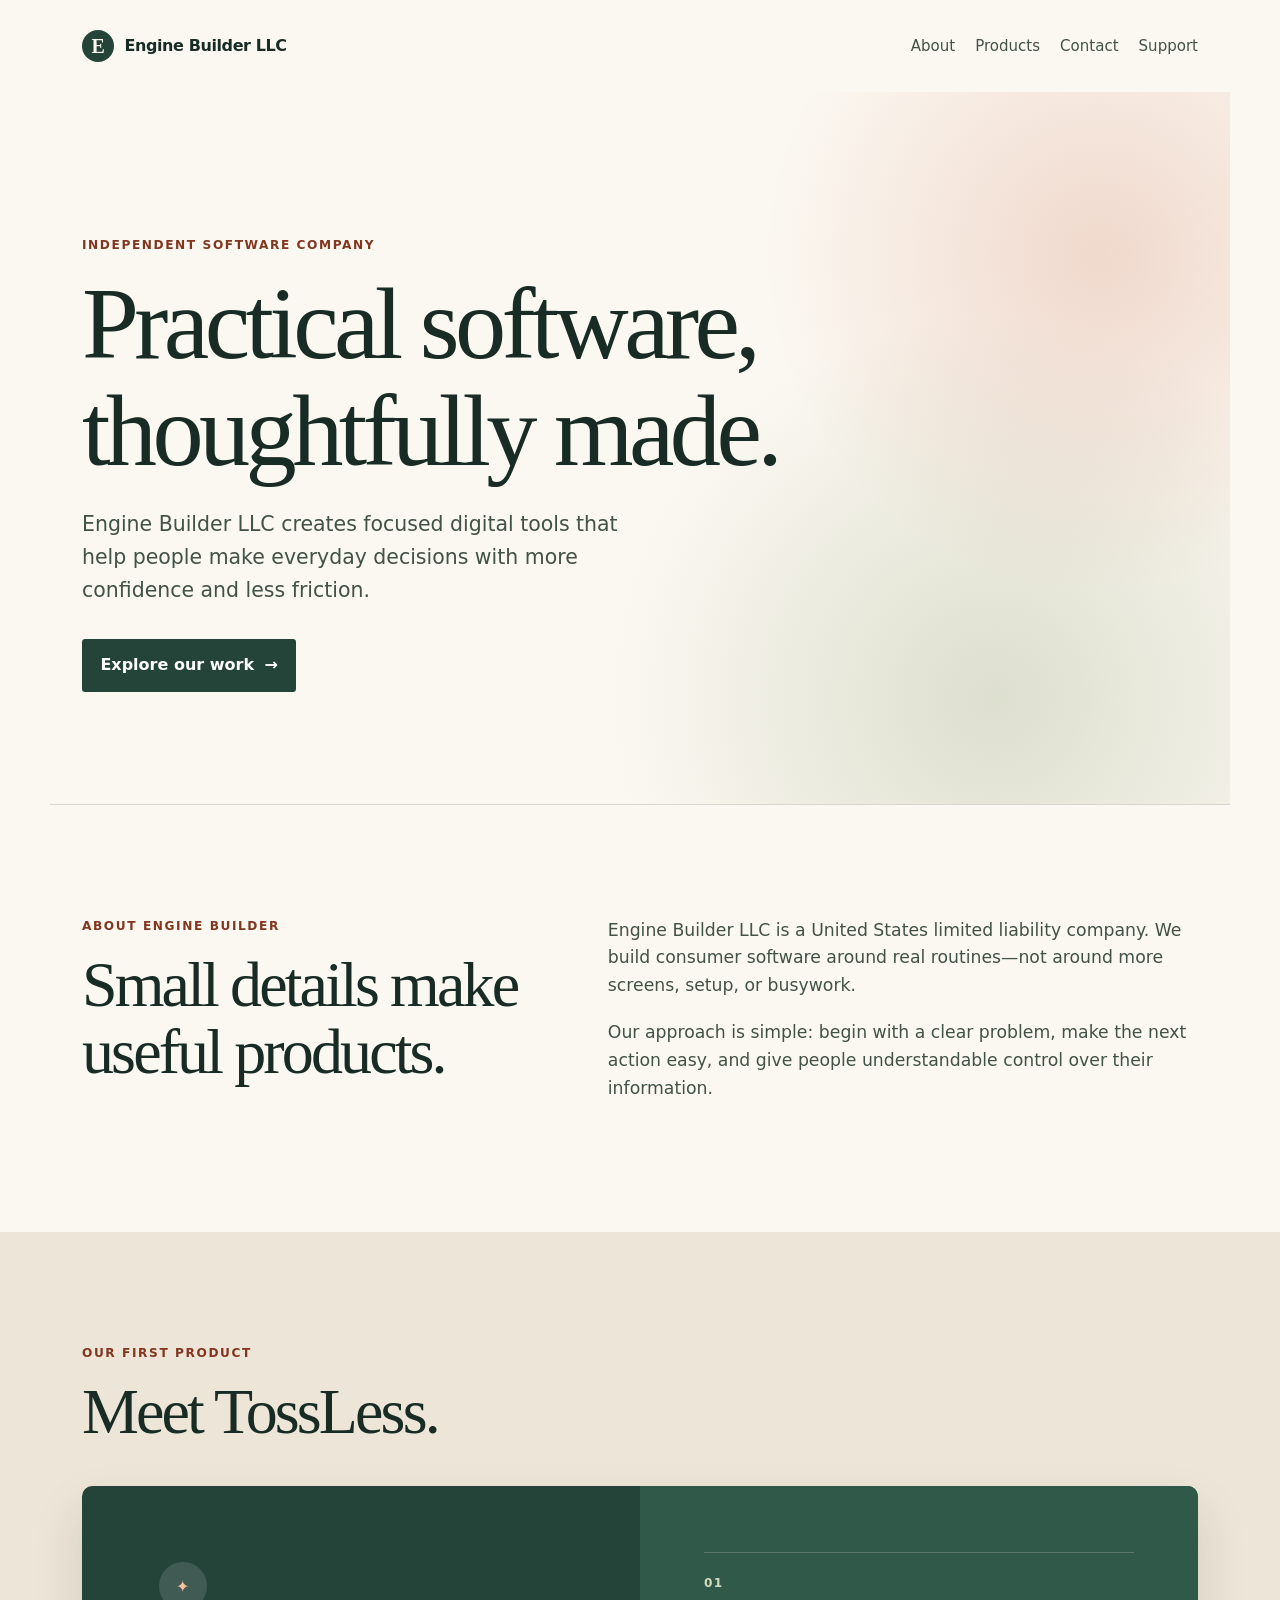
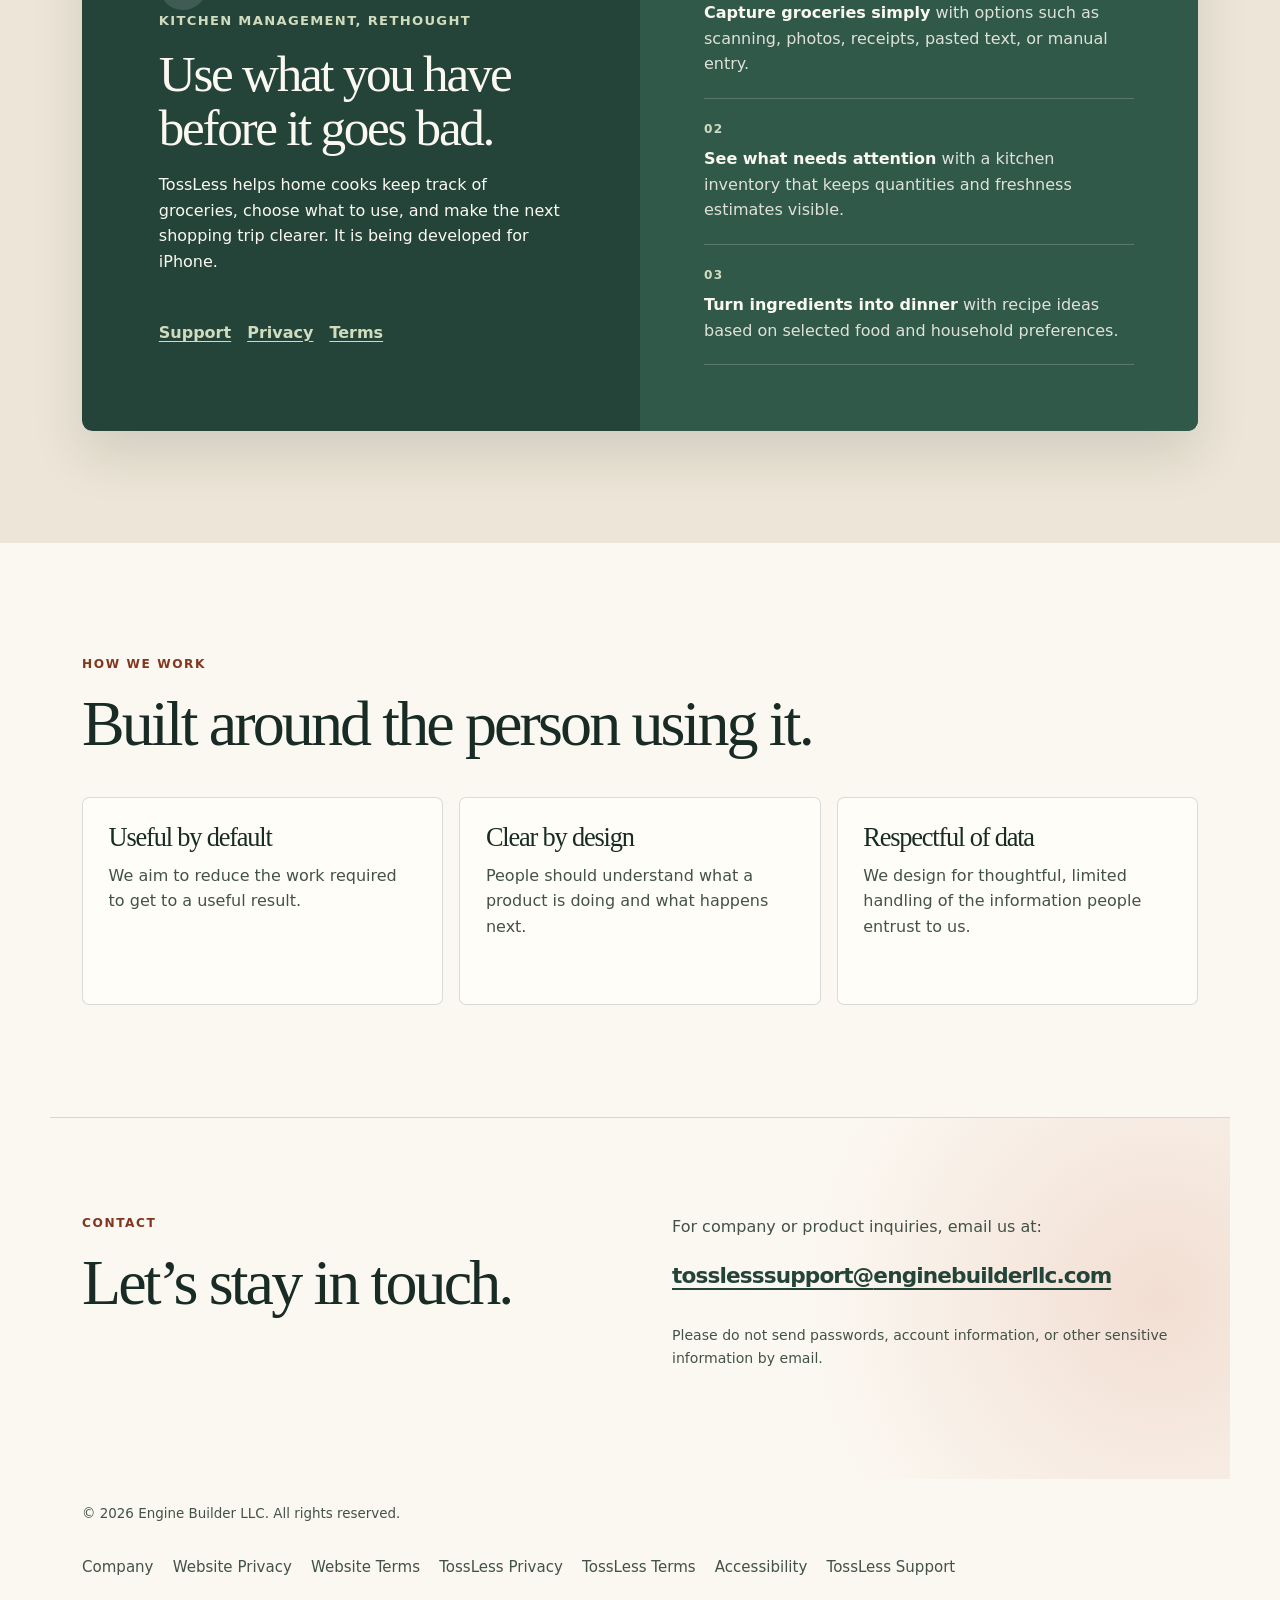
<file: index.html>
<!doctype html>
<html lang="en">
  <head>
    <meta charset="utf-8">
    <meta name="viewport" content="width=device-width, initial-scale=1">
    <meta name="description" content="Engine Builder LLC develops focused, practical software for everyday life.">
    <meta name="theme-color" content="#24443a">
    <title>Engine Builder LLC | Practical software, thoughtfully made</title>
    <link rel="stylesheet" href="styles.css">
  </head>
  <body>
    <a class="skip-link" href="#main-content">Skip to content</a>
    <header class="site-header">
      <a class="brand" href="/">
        <span class="brand-mark" aria-hidden="true">E</span>
        <span>Engine Builder LLC</span>
      </a>
      <nav aria-label="Main navigation">
        <a href="#about">About</a>
        <a href="#products">Products</a>
        <a href="#contact">Contact</a>
        <a href="tossless/support.html">Support</a>
      </nav>
    </header>

    <main id="main-content" tabindex="-1">
      <section class="hero" aria-labelledby="hero-title">
        <div class="eyebrow">Independent software company</div>
        <h1 id="hero-title">Practical software,<br>thoughtfully made.</h1>
        <p class="hero-copy">Engine Builder LLC creates focused digital tools that help people make everyday decisions with more confidence and less friction.</p>
        <a class="button" href="#products">Explore our work <span aria-hidden="true">→</span></a>
      </section>

      <section id="about" class="section two-column" aria-labelledby="about-title">
        <div>
          <p class="section-label">About Engine Builder</p>
          <h2 id="about-title">Small details make useful products.</h2>
        </div>
        <div class="body-copy">
          <p>Engine Builder LLC is a United States limited liability company. We build consumer software around real routines—not around more screens, setup, or busywork.</p>
          <p>Our approach is simple: begin with a clear problem, make the next action easy, and give people understandable control over their information.</p>
        </div>
      </section>

      <section id="products" class="section product-section" aria-labelledby="products-title">
        <div class="section-heading">
          <p class="section-label">Our first product</p>
          <h2 id="products-title">Meet TossLess.</h2>
        </div>
        <article class="product-card">
          <div class="product-card-content">
            <span class="product-icon" aria-hidden="true">✦</span>
            <p class="product-kicker">Kitchen management, rethought</p>
            <h3>Use what you have before it goes bad.</h3>
            <p>TossLess helps home cooks keep track of groceries, choose what to use, and make the next shopping trip clearer. It is being developed for iPhone.</p>
            <p class="product-links"><a href="tossless/support.html">Support</a><a href="tossless/privacy.html">Privacy</a><a href="tossless/terms.html">Terms</a></p>
          </div>
          <div class="product-details" role="group" aria-label="TossLess capabilities">
            <div>
              <span class="detail-number">01</span>
              <p><strong>Capture groceries simply</strong> with options such as scanning, photos, receipts, pasted text, or manual entry.</p>
            </div>
            <div>
              <span class="detail-number">02</span>
              <p><strong>See what needs attention</strong> with a kitchen inventory that keeps quantities and freshness estimates visible.</p>
            </div>
            <div>
              <span class="detail-number">03</span>
              <p><strong>Turn ingredients into dinner</strong> with recipe ideas based on selected food and household preferences.</p>
            </div>
          </div>
        </article>
      </section>

      <section class="section principles" aria-labelledby="principles-title">
        <div class="section-heading">
          <p class="section-label">How we work</p>
          <h2 id="principles-title">Built around the person using it.</h2>
        </div>
        <div class="principle-grid">
          <article>
            <h3>Useful by default</h3>
            <p>We aim to reduce the work required to get to a useful result.</p>
          </article>
          <article>
            <h3>Clear by design</h3>
            <p>People should understand what a product is doing and what happens next.</p>
          </article>
          <article>
            <h3>Respectful of data</h3>
            <p>We design for thoughtful, limited handling of the information people entrust to us.</p>
          </article>
        </div>
      </section>

      <section id="contact" class="contact-section" aria-labelledby="contact-title">
        <div>
          <p class="section-label">Contact</p>
          <h2 id="contact-title">Let’s stay in touch.</h2>
        </div>
        <div>
          <p>For company or product inquiries, email us at:</p>
          <a class="email-link" href="mailto:tosslesssupport@enginebuilderllc.com">tosslesssupport@<wbr>enginebuilderllc.com</a>
          <p class="contact-note">Please do not send passwords, account information, or other sensitive information by email.</p>
        </div>
      </section>
    </main>

    <footer class="site-footer">
      <span>© <span id="year"></span> Engine Builder LLC. All rights reserved.</span>
      <nav aria-label="Footer navigation">
        <a href="index.html">Company</a>
        <a href="privacy.html">Website Privacy</a>
        <a href="terms.html">Website Terms</a>
        <a href="tossless/privacy.html">TossLess Privacy</a>
        <a href="tossless/terms.html">TossLess Terms</a>
        <a href="accessibility.html">Accessibility</a>
        <a href="tossless/support.html">TossLess Support</a>
      </nav>
    </footer>
    <script>document.getElementById('year').textContent = new Date().getFullYear();</script>
  </body>
</html>
</file>
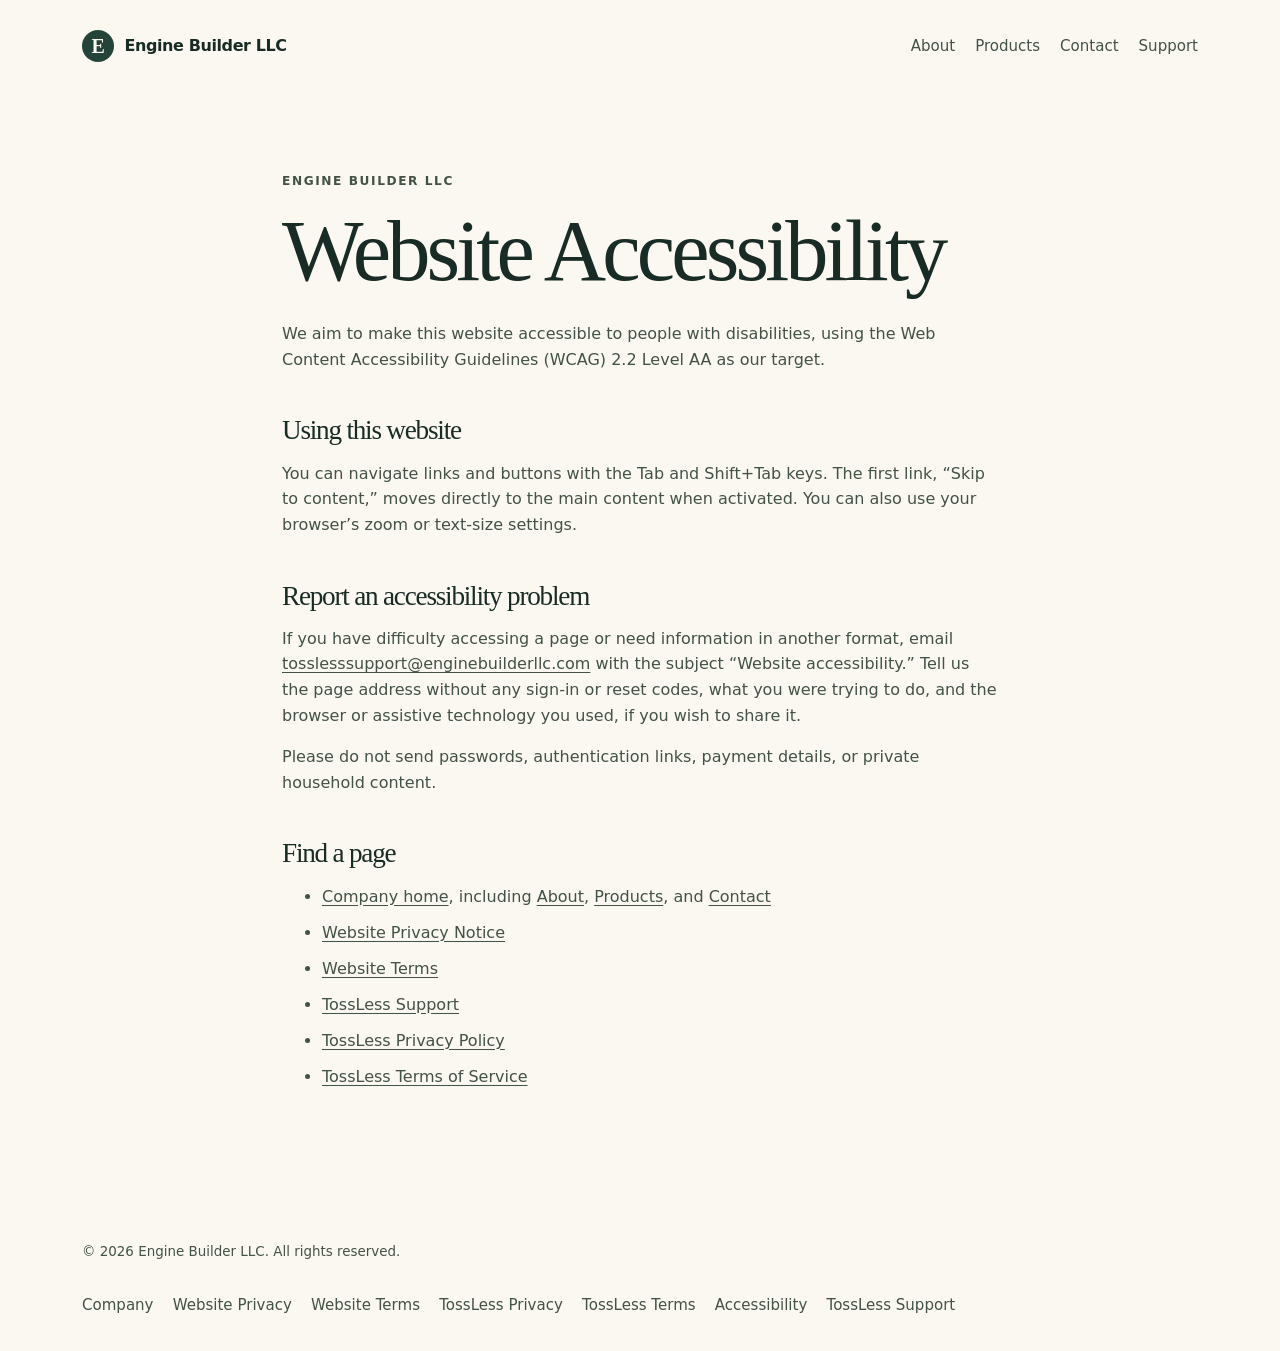
<file: accessibility.html>
<!doctype html>
<html lang="en" class="legal-page">
  <head>
    <meta charset="utf-8">
    <meta name="viewport" content="width=device-width, initial-scale=1">
    <meta name="description" content="Website accessibility and help contacting Engine Builder LLC.">
    <title>Website Accessibility | Engine Builder LLC</title>
    <link rel="stylesheet" href="styles.css">
  </head>
  <body>
    <a class="skip-link" href="#main-content">Skip to content</a>
    <header class="site-header">
      <a class="brand" href="index.html"><span class="brand-mark" aria-hidden="true">E</span><span>Engine Builder LLC</span></a>
      <nav aria-label="Main navigation"><a href="index.html#about">About</a><a href="index.html#products">Products</a><a href="index.html#contact">Contact</a><a href="tossless/support.html">Support</a></nav>
    </header>
    <main id="main-content" tabindex="-1">
      <p class="section-label">Engine Builder LLC</p>
      <h1>Website Accessibility</h1>
      <p>We aim to make this website accessible to people with disabilities, using the Web Content Accessibility Guidelines (WCAG) 2.2 Level AA as our target.</p>
      <h2>Using this website</h2>
      <p>You can navigate links and buttons with the Tab and Shift+Tab keys. The first link, “Skip to content,” moves directly to the main content when activated. You can also use your browser’s zoom or text-size settings.</p>
      <h2>Report an accessibility problem</h2>
      <p>If you have difficulty accessing a page or need information in another format, email <a href="mailto:tosslesssupport@enginebuilderllc.com?subject=Website%20accessibility">tosslesssupport@enginebuilderllc.com</a> with the subject “Website accessibility.” Tell us the page address without any sign-in or reset codes, what you were trying to do, and the browser or assistive technology you used, if you wish to share it.</p>
      <p>Please do not send passwords, authentication links, payment details, or private household content.</p>
      <h2>Find a page</h2>
      <ul>
        <li><a href="index.html">Company home</a>, including <a href="index.html#about">About</a>, <a href="index.html#products">Products</a>, and <a href="index.html#contact">Contact</a></li>
        <li><a href="privacy.html">Website Privacy Notice</a></li>
        <li><a href="terms.html">Website Terms</a></li>
        <li><a href="tossless/support.html">TossLess Support</a></li>
        <li><a href="tossless/privacy.html">TossLess Privacy Policy</a></li>
        <li><a href="tossless/terms.html">TossLess Terms of Service</a></li>
      </ul>
    </main>
    <footer class="site-footer">
      <span>© <span id="year"></span> Engine Builder LLC. All rights reserved.</span>
      <nav aria-label="Footer navigation">
        <a href="index.html">Company</a>
        <a href="privacy.html">Website Privacy</a>
        <a href="terms.html">Website Terms</a>
        <a href="tossless/privacy.html">TossLess Privacy</a>
        <a href="tossless/terms.html">TossLess Terms</a>
        <a href="accessibility.html">Accessibility</a>
        <a href="tossless/support.html">TossLess Support</a>
      </nav>
    </footer>
    <script>document.getElementById('year').textContent = new Date().getFullYear();</script>
  </body>
</html>
</file>
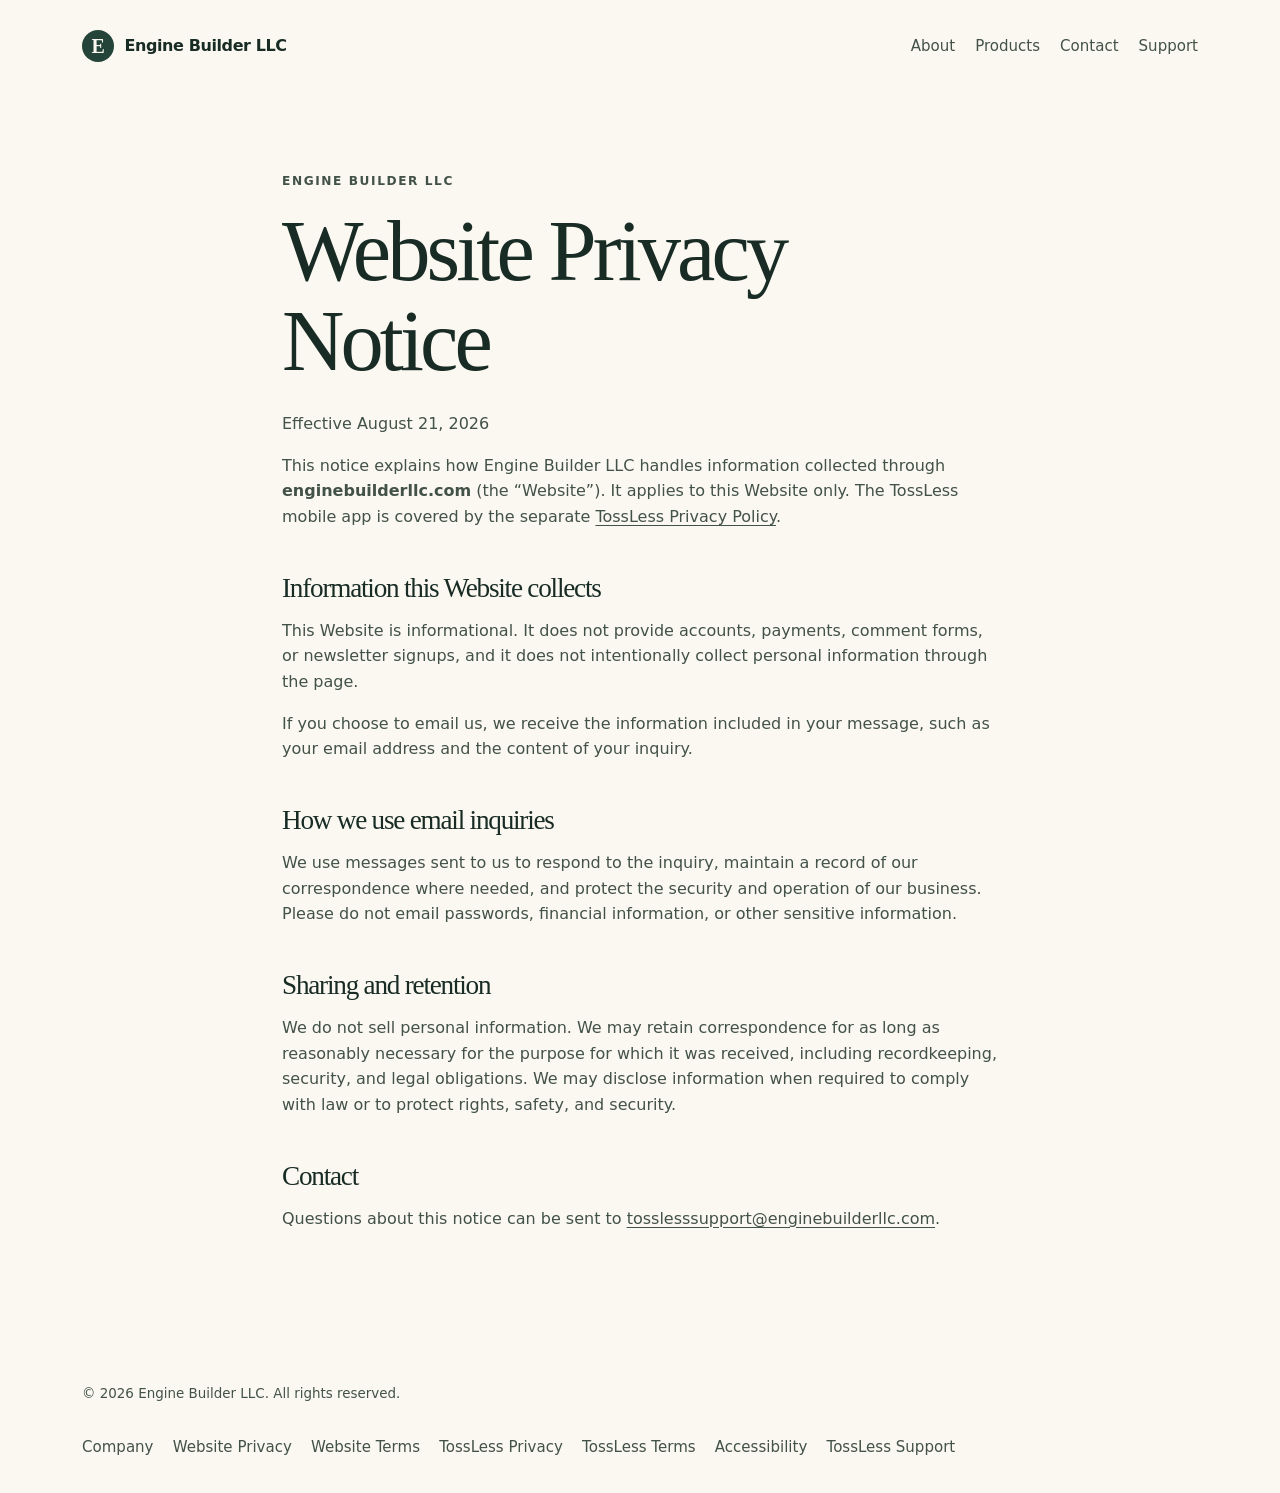
<file: privacy.html>
<!doctype html>
<html lang="en" class="legal-page">
  <head>
    <meta charset="utf-8">
    <meta name="viewport" content="width=device-width, initial-scale=1">
    <meta name="description" content="Website Privacy Notice for Engine Builder LLC.">
    <title>Website Privacy | Engine Builder LLC</title>
    <link rel="stylesheet" href="styles.css">
  </head>
  <body>
    <a class="skip-link" href="#main-content">Skip to content</a>
    <header class="site-header"><a class="brand" href="/"><span class="brand-mark" aria-hidden="true">E</span><span>Engine Builder LLC</span></a>
      <nav aria-label="Main navigation"><a href="index.html#about">About</a><a href="index.html#products">Products</a><a href="index.html#contact">Contact</a><a href="tossless/support.html">Support</a></nav>
    </header>
    <main id="main-content" tabindex="-1">
      <p class="section-label">Engine Builder LLC</p>
      <h1>Website Privacy Notice</h1>
      <p class="effective-date">Effective August 21, 2026</p>
      <p>This notice explains how Engine Builder LLC handles information collected through <strong>enginebuilderllc.com</strong> (the “Website”). It applies to this Website only. The TossLess mobile app is covered by the separate <a href="tossless/privacy.html">TossLess Privacy Policy</a>.</p>
      <h2>Information this Website collects</h2>
      <p>This Website is informational. It does not provide accounts, payments, comment forms, or newsletter signups, and it does not intentionally collect personal information through the page.</p>
      <p>If you choose to email us, we receive the information included in your message, such as your email address and the content of your inquiry.</p>
      <h2>How we use email inquiries</h2>
      <p>We use messages sent to us to respond to the inquiry, maintain a record of our correspondence where needed, and protect the security and operation of our business. Please do not email passwords, financial information, or other sensitive information.</p>
      <h2>Sharing and retention</h2>
      <p>We do not sell personal information. We may retain correspondence for as long as reasonably necessary for the purpose for which it was received, including recordkeeping, security, and legal obligations. We may disclose information when required to comply with law or to protect rights, safety, and security.</p>
      <h2>Contact</h2>
      <p>Questions about this notice can be sent to <a href="mailto:tosslesssupport@enginebuilderllc.com">tosslesssupport@enginebuilderllc.com</a>.</p>
    </main>
    <footer class="site-footer">
      <span>© <span id="year"></span> Engine Builder LLC. All rights reserved.</span>
      <nav aria-label="Footer navigation">
        <a href="index.html">Company</a>
        <a href="privacy.html">Website Privacy</a>
        <a href="terms.html">Website Terms</a>
        <a href="tossless/privacy.html">TossLess Privacy</a>
        <a href="tossless/terms.html">TossLess Terms</a>
        <a href="accessibility.html">Accessibility</a>
        <a href="tossless/support.html">TossLess Support</a>
      </nav>
    </footer>
    <script>document.getElementById('year').textContent = new Date().getFullYear();</script>
  </body>
</html>
</file>
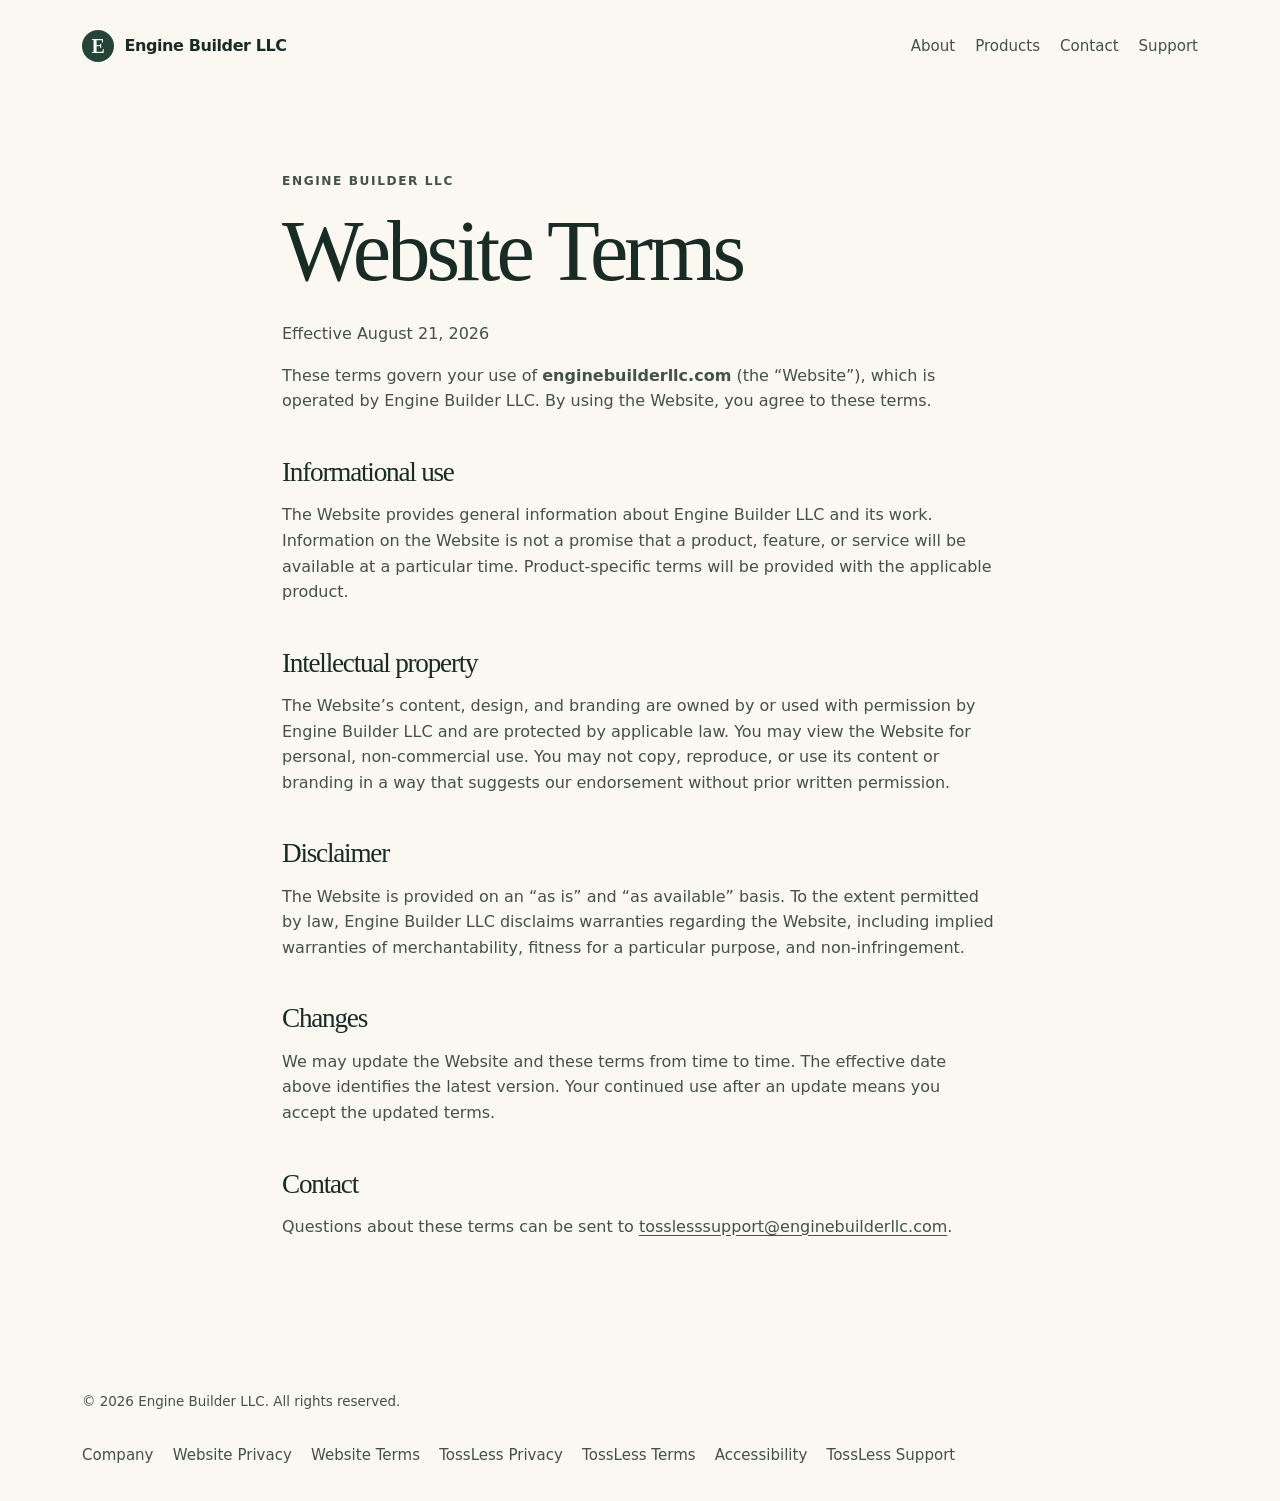
<file: terms.html>
<!doctype html>
<html lang="en" class="legal-page">
  <head>
    <meta charset="utf-8">
    <meta name="viewport" content="width=device-width, initial-scale=1">
    <meta name="description" content="Website Terms for Engine Builder LLC.">
    <title>Website Terms | Engine Builder LLC</title>
    <link rel="stylesheet" href="styles.css">
  </head>
  <body>
    <a class="skip-link" href="#main-content">Skip to content</a>
    <header class="site-header"><a class="brand" href="/"><span class="brand-mark" aria-hidden="true">E</span><span>Engine Builder LLC</span></a>
      <nav aria-label="Main navigation"><a href="index.html#about">About</a><a href="index.html#products">Products</a><a href="index.html#contact">Contact</a><a href="tossless/support.html">Support</a></nav>
    </header>
    <main id="main-content" tabindex="-1">
      <p class="section-label">Engine Builder LLC</p>
      <h1>Website Terms</h1>
      <p class="effective-date">Effective August 21, 2026</p>
      <p>These terms govern your use of <strong>enginebuilderllc.com</strong> (the “Website”), which is operated by Engine Builder LLC. By using the Website, you agree to these terms.</p>
      <h2>Informational use</h2>
      <p>The Website provides general information about Engine Builder LLC and its work. Information on the Website is not a promise that a product, feature, or service will be available at a particular time. Product-specific terms will be provided with the applicable product.</p>
      <h2>Intellectual property</h2>
      <p>The Website’s content, design, and branding are owned by or used with permission by Engine Builder LLC and are protected by applicable law. You may view the Website for personal, non-commercial use. You may not copy, reproduce, or use its content or branding in a way that suggests our endorsement without prior written permission.</p>
      <h2>Disclaimer</h2>
      <p>The Website is provided on an “as is” and “as available” basis. To the extent permitted by law, Engine Builder LLC disclaims warranties regarding the Website, including implied warranties of merchantability, fitness for a particular purpose, and non-infringement.</p>
      <h2>Changes</h2>
      <p>We may update the Website and these terms from time to time. The effective date above identifies the latest version. Your continued use after an update means you accept the updated terms.</p>
      <h2>Contact</h2>
      <p>Questions about these terms can be sent to <a href="mailto:tosslesssupport@enginebuilderllc.com">tosslesssupport@enginebuilderllc.com</a>.</p>
    </main>
    <footer class="site-footer">
      <span>© <span id="year"></span> Engine Builder LLC. All rights reserved.</span>
      <nav aria-label="Footer navigation">
        <a href="index.html">Company</a>
        <a href="privacy.html">Website Privacy</a>
        <a href="terms.html">Website Terms</a>
        <a href="tossless/privacy.html">TossLess Privacy</a>
        <a href="tossless/terms.html">TossLess Terms</a>
        <a href="accessibility.html">Accessibility</a>
        <a href="tossless/support.html">TossLess Support</a>
      </nav>
    </footer>
    <script>document.getElementById('year').textContent = new Date().getFullYear();</script>
  </body>
</html>
</file>
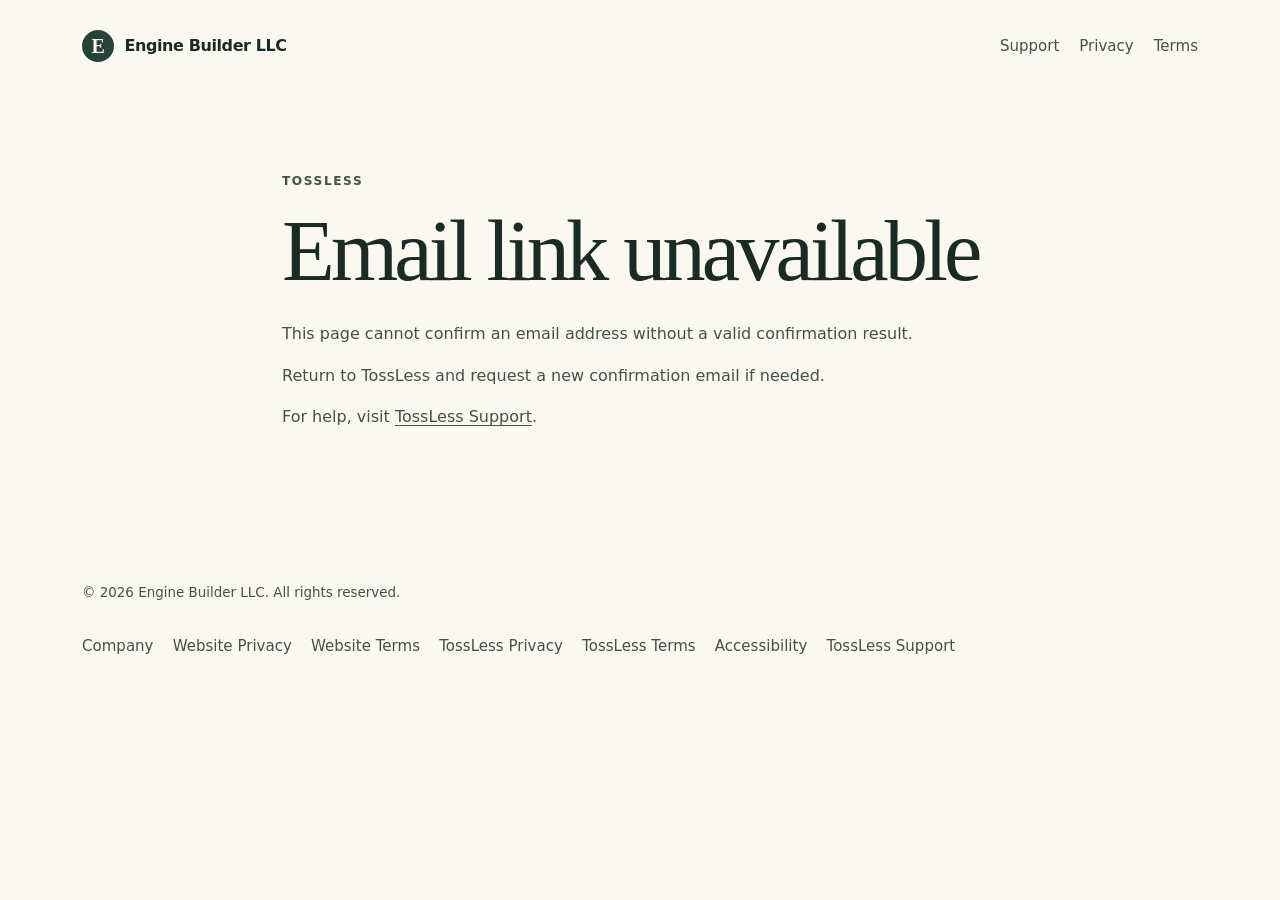
<file: tossless/email-confirmed.html>
<!doctype html>
<html lang="en" class="legal-page">
  <head>
    <meta charset="utf-8">
    <meta name="viewport" content="width=device-width, initial-scale=1">
    <meta name="referrer" content="no-referrer">
    <meta name="robots" content="noindex, nofollow">
    <meta name="description" content="Confirmation that a TossLess account email address has been verified.">
    <meta name="theme-color" content="#24443a">
    <meta http-equiv="Content-Security-Policy" content="default-src 'none'; style-src 'self'; script-src 'unsafe-inline'; base-uri 'none'; form-action 'none'">
    <title>Email link | TossLess</title>
    <link rel="stylesheet" href="../styles.css">
  </head>
  <body>
    <a class="skip-link" href="#main-content">Skip to content</a>
    <header class="site-header">
      <a class="brand" href="../index.html">
        <span class="brand-mark" aria-hidden="true">E</span><span>Engine Builder LLC</span>
      </a>
      <nav aria-label="TossLess navigation"><a href="support.html">Support</a><a href="privacy.html">Privacy</a><a href="terms.html">Terms</a></nav>
    </header>

    <main id="main-content" tabindex="-1">
      <p class="section-label">TossLess</p>
      <h1 id="status-title">Email link</h1>
      <div role="status" aria-live="polite" aria-atomic="true">
        <p id="status-message">Return to TossLess to continue. If you cannot sign in, request a new confirmation email.</p>
        <p id="next-step"></p>
      </div>
      <noscript><p>JavaScript is needed to check the result of this email link automatically. Return to TossLess and try signing in, or request a new confirmation email if needed.</p></noscript>
      <p>For help, visit <a href="support.html">TossLess Support</a>.</p>
    </main>

    <footer class="site-footer">
      <span>© <span id="year"></span> Engine Builder LLC. All rights reserved.</span>
      <nav aria-label="Footer navigation">
        <a href="../index.html">Company</a>
        <a href="../privacy.html">Website Privacy</a>
        <a href="../terms.html">Website Terms</a>
        <a href="../tossless/privacy.html">TossLess Privacy</a>
        <a href="../tossless/terms.html">TossLess Terms</a>
        <a href="../accessibility.html">Accessibility</a>
        <a href="../tossless/support.html">TossLess Support</a>
      </nav>
    </footer>
    <script>
      const query = new URLSearchParams(window.location.search);
      const fragment = new URLSearchParams(window.location.hash.slice(1));
      const parameter = (name) => fragment.get(name) || query.get(name);
      const type = parameter('type');
      const hasError = Boolean(parameter('error') || parameter('error_code') || parameter('error_description'));
      const hasSession = Boolean(parameter('access_token') && parameter('refresh_token'));
      const title = document.getElementById('status-title');
      const message = document.getElementById('status-message');
      const nextStep = document.getElementById('next-step');

      // Auth errors and recovery links must never be presented as confirmed email.
      if (hasError) {
        title.textContent = 'Email link unavailable';
        message.textContent = 'This email link is invalid or has expired.';
        nextStep.textContent = 'Return to TossLess and request a new email.';
      } else if (type === 'recovery') {
        title.textContent = 'Password reset link opened here';
        message.textContent = 'This password-reset link opened the email confirmation page.';
        nextStep.textContent = 'Return to TossLess and request a new password-reset email from the app.';
      } else if ((type === 'signup' || type === 'email') && hasSession) {
        title.textContent = 'Email confirmed';
        message.textContent = 'Your TossLess email address has been confirmed.';
        nextStep.textContent = 'Return to TossLess and sign in with your household email address and password.';
      } else if (type === 'invite' && hasSession) {
        title.textContent = 'Invitation accepted';
        message.textContent = 'Your TossLess invitation link was accepted.';
        nextStep.textContent = 'Return to TossLess to continue setting up your account.';
      } else {
        title.textContent = 'Email link unavailable';
        message.textContent = 'This page cannot confirm an email address without a valid confirmation result.';
        nextStep.textContent = 'Return to TossLess and request a new confirmation email if needed.';
      }

      // Remove one-time Auth credentials and errors from browser history.
      history.replaceState(null, '', window.location.pathname);
      document.title = `${title.textContent} | TossLess`;
      document.getElementById('year').textContent = new Date().getFullYear();
    </script>
  </body>
</html>
</file>
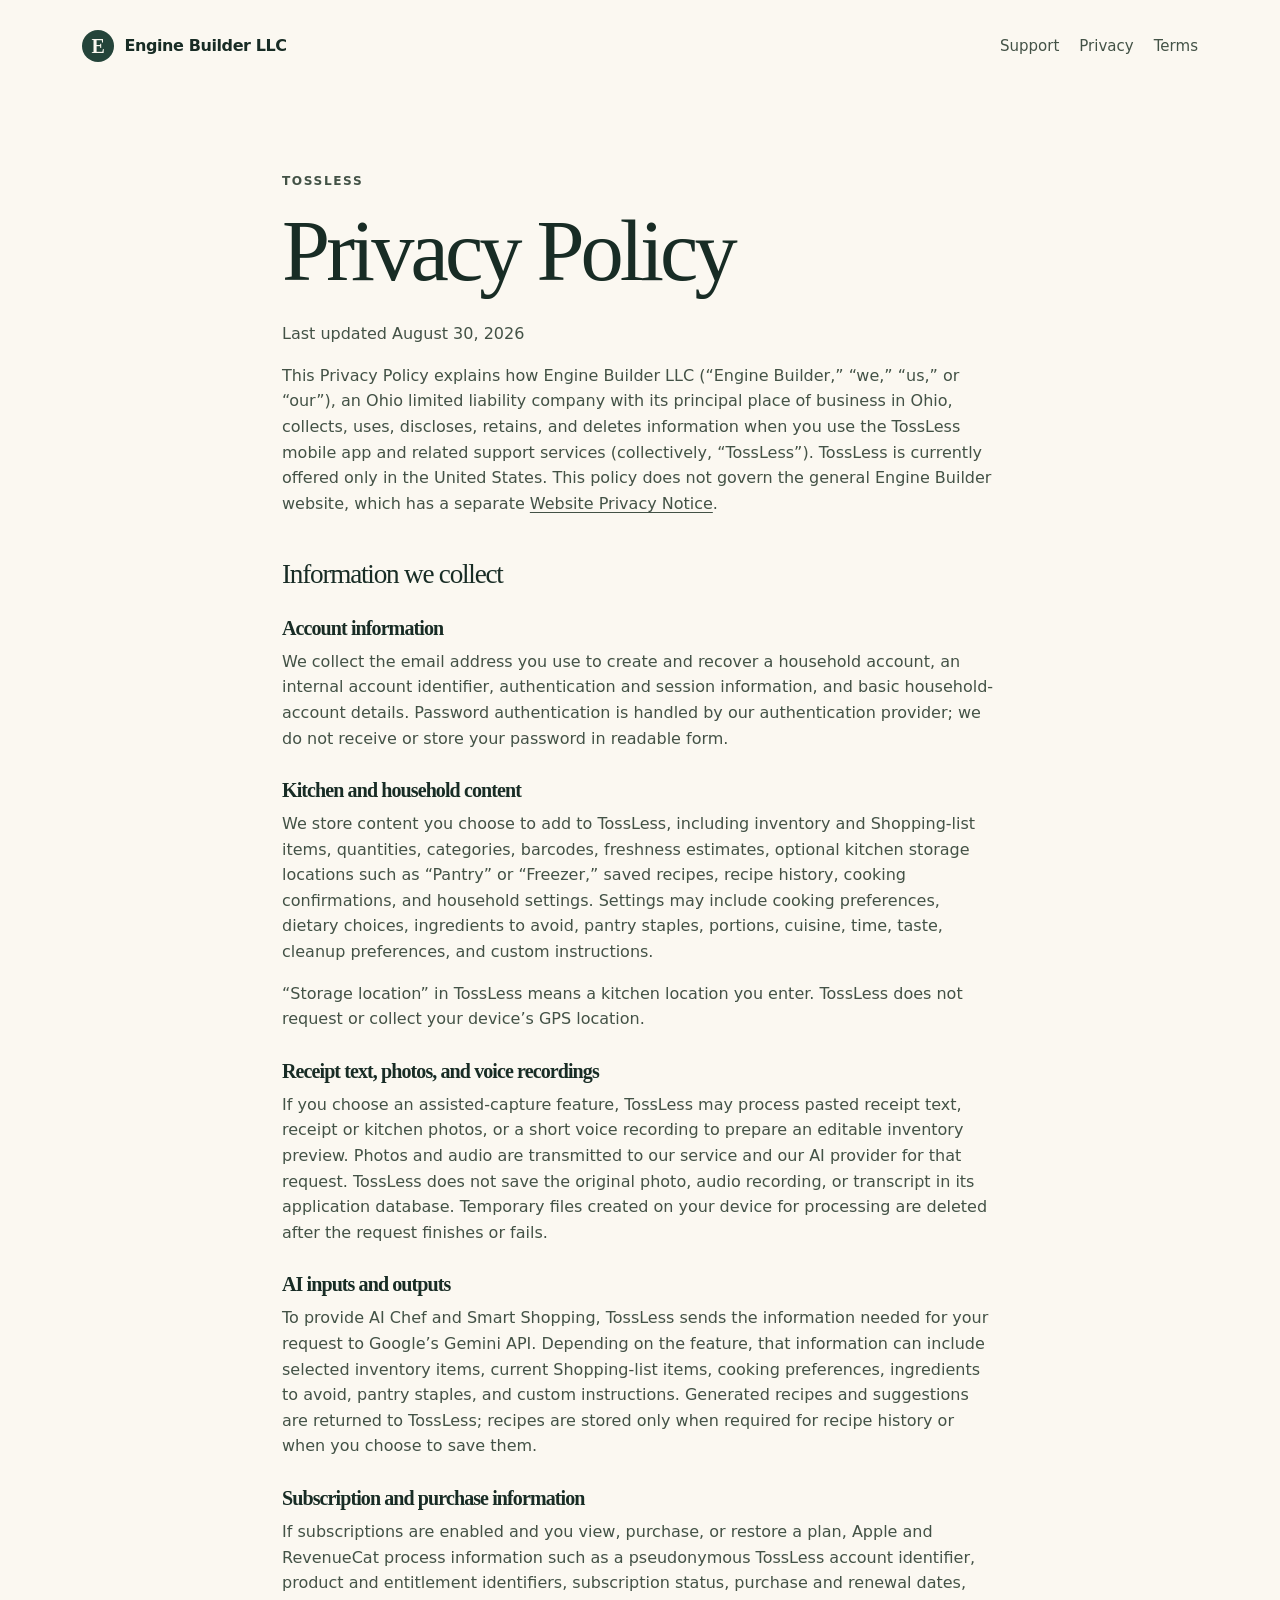
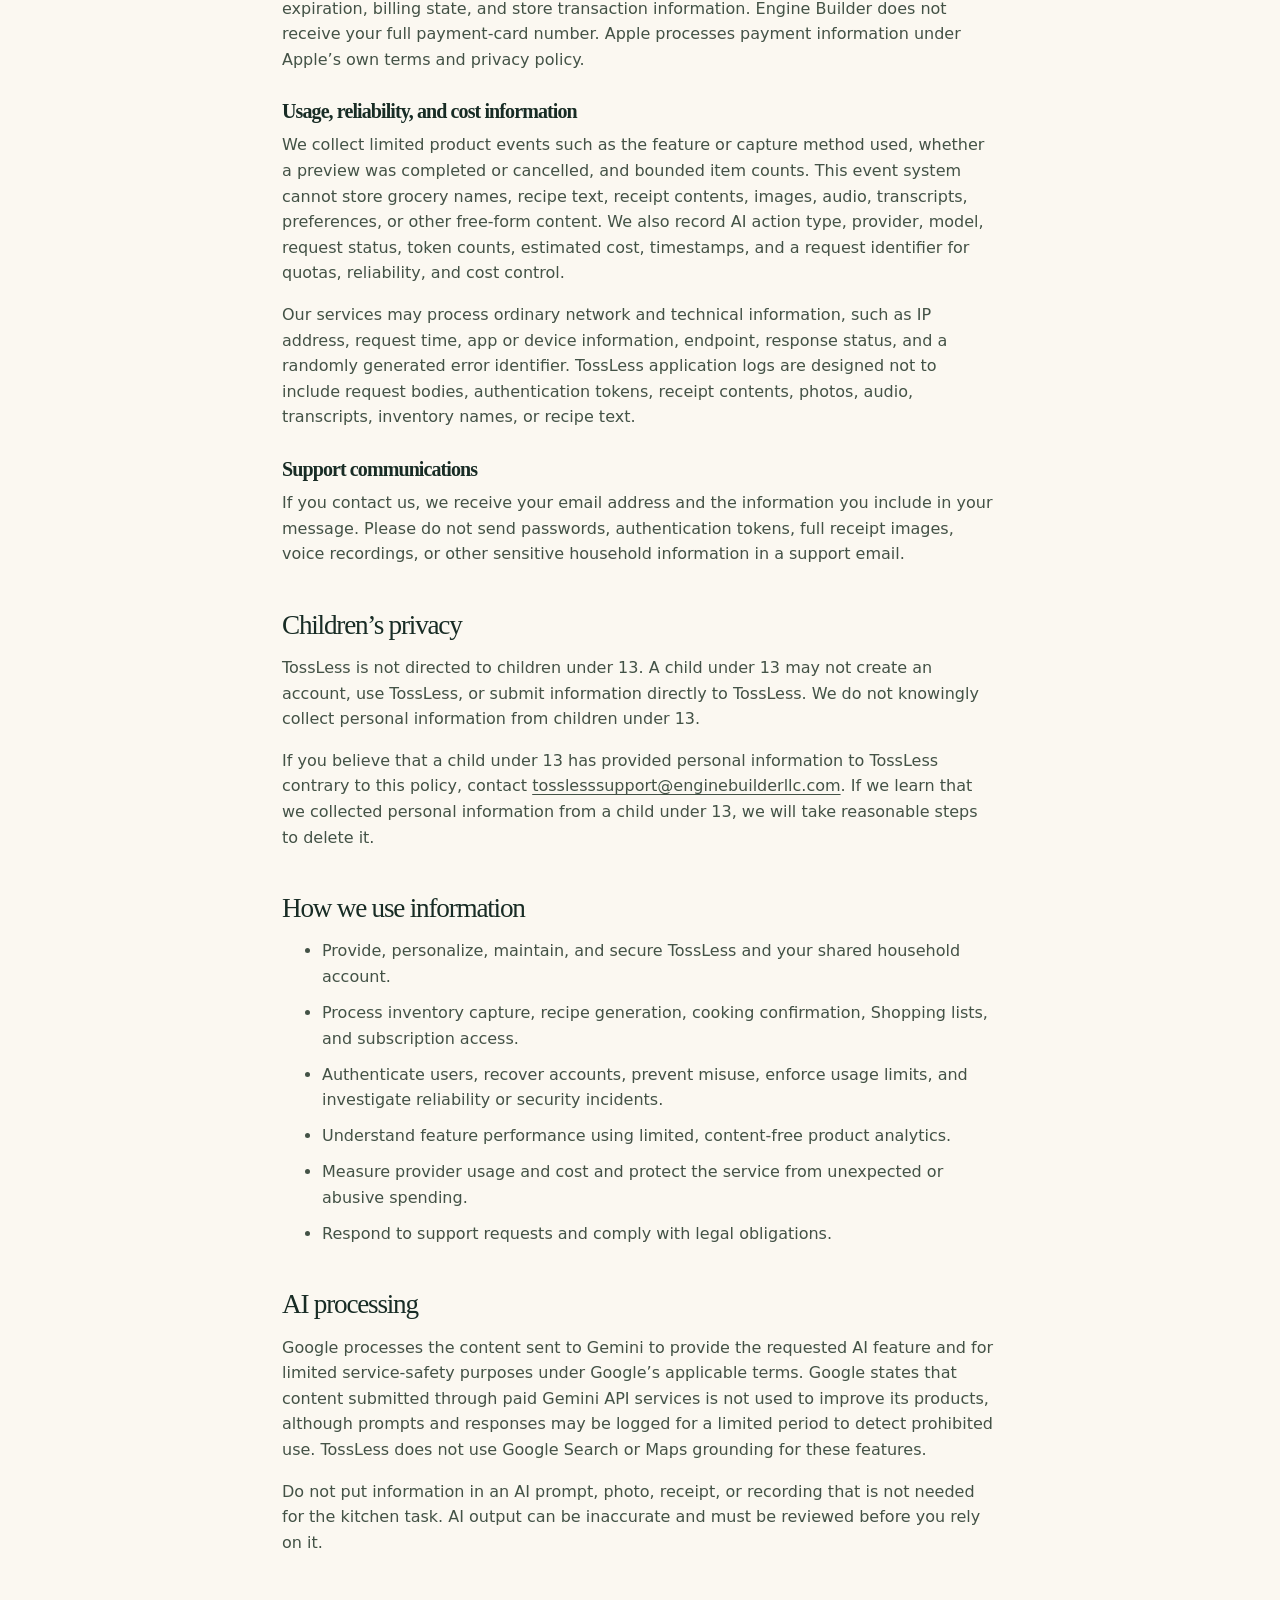
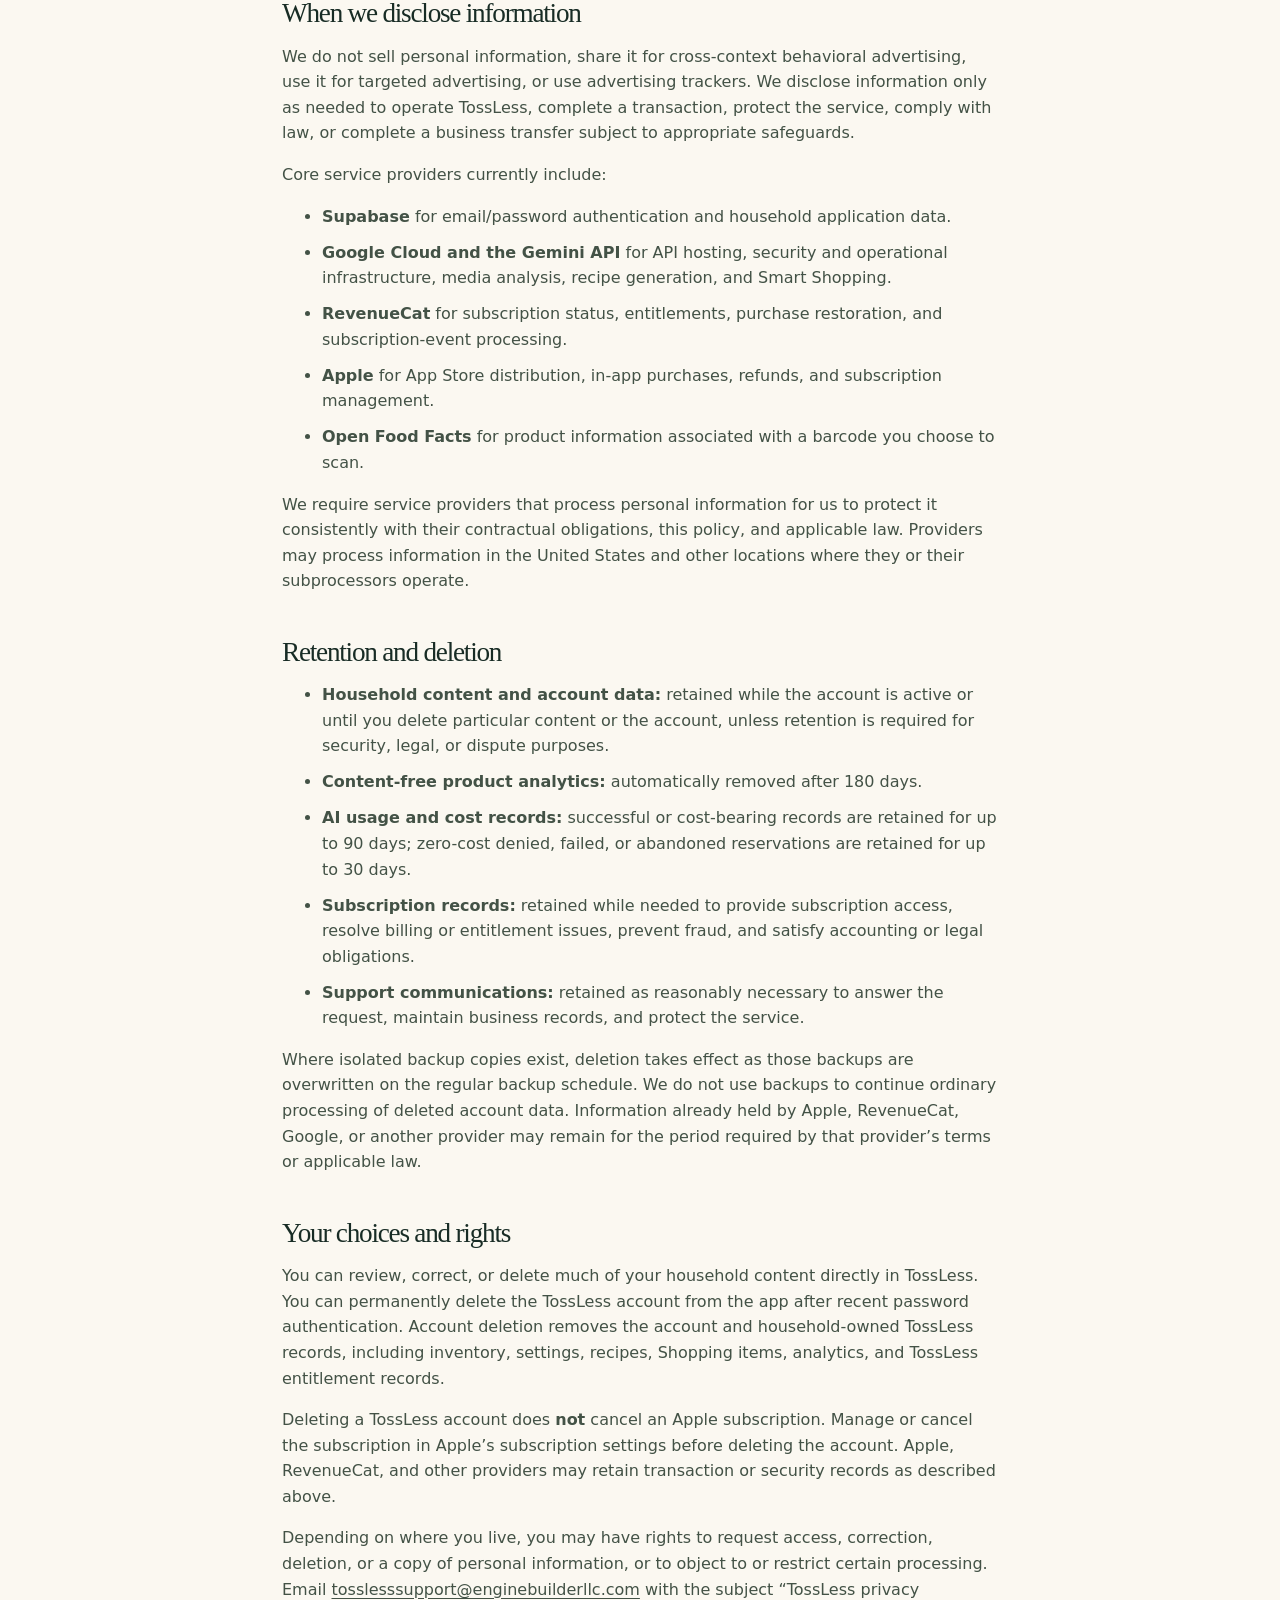
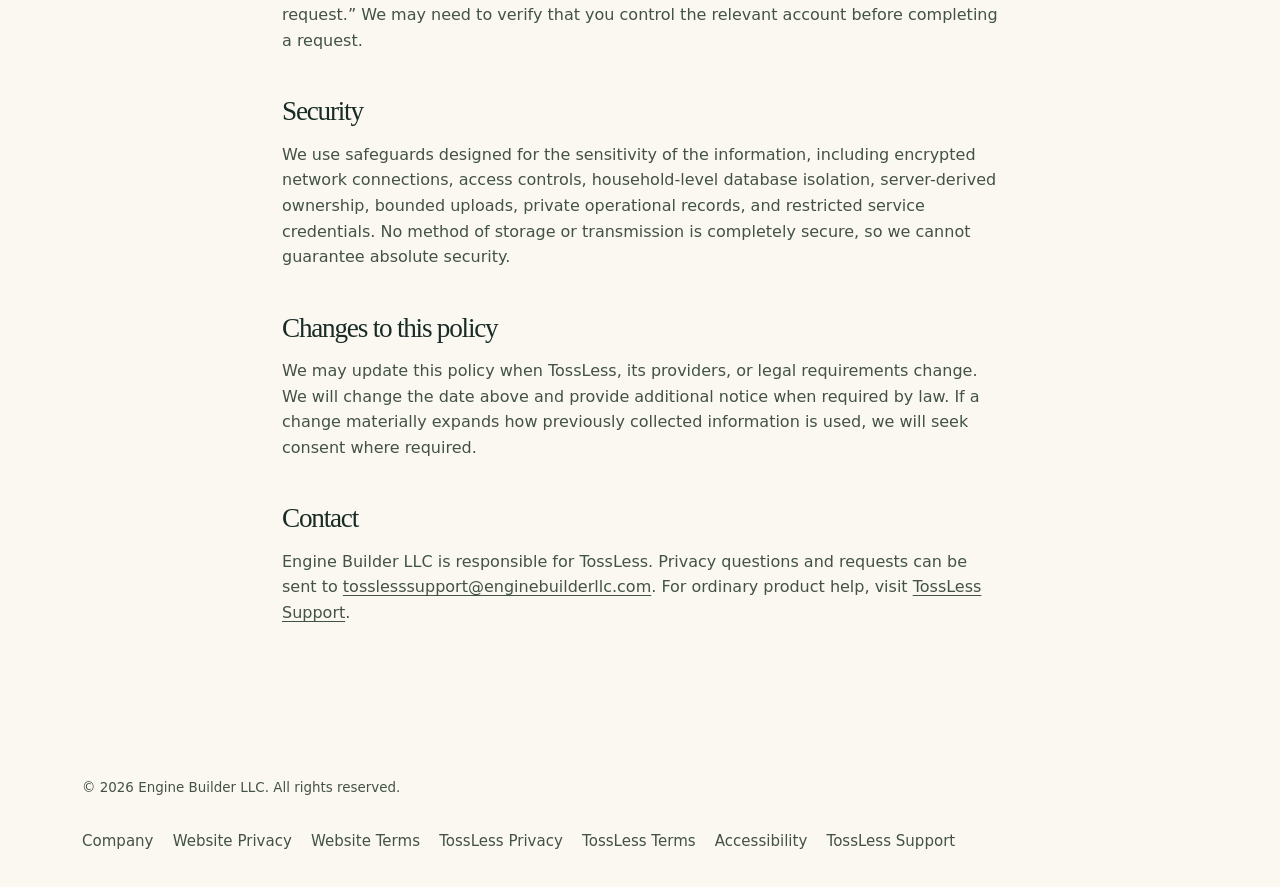
<file: tossless/privacy.html>
<!doctype html>
<html lang="en" class="legal-page">
  <head>
    <meta charset="utf-8">
    <meta name="viewport" content="width=device-width, initial-scale=1">
    <meta name="description" content="Privacy Policy for the TossLess kitchen-management app.">
    <title>TossLess Privacy Policy | Engine Builder LLC</title>
    <link rel="stylesheet" href="../styles.css">
  </head>
  <body>
    <a class="skip-link" href="#main-content">Skip to content</a>
    <header class="site-header">
      <a class="brand" href="../index.html">
        <span class="brand-mark" aria-hidden="true">E</span><span>Engine Builder LLC</span>
      </a>
      <nav aria-label="TossLess navigation">
        <a href="support.html">Support</a>
        <a href="privacy.html" aria-current="page">Privacy</a>
        <a href="terms.html">Terms</a>
      </nav>
    </header>

    <main id="main-content" tabindex="-1">
      <p class="section-label">TossLess</p>
      <h1>Privacy Policy</h1>
      <p class="effective-date">Last updated August 30, 2026</p>

      <p>This Privacy Policy explains how Engine Builder LLC (“Engine Builder,” “we,” “us,” or “our”), an Ohio limited liability company with its principal place of business in Ohio, collects, uses, discloses, retains, and deletes information when you use the TossLess mobile app and related support services (collectively, “TossLess”). TossLess is currently offered only in the United States. This policy does not govern the general Engine Builder website, which has a separate <a href="../privacy.html">Website Privacy Notice</a>.</p>

      <h2>Information we collect</h2>
      <h3>Account information</h3>
      <p>We collect the email address you use to create and recover a household account, an internal account identifier, authentication and session information, and basic household-account details. Password authentication is handled by our authentication provider; we do not receive or store your password in readable form.</p>

      <h3>Kitchen and household content</h3>
      <p>We store content you choose to add to TossLess, including inventory and Shopping-list items, quantities, categories, barcodes, freshness estimates, optional kitchen storage locations such as “Pantry” or “Freezer,” saved recipes, recipe history, cooking confirmations, and household settings. Settings may include cooking preferences, dietary choices, ingredients to avoid, pantry staples, portions, cuisine, time, taste, cleanup preferences, and custom instructions.</p>
      <p>“Storage location” in TossLess means a kitchen location you enter. TossLess does not request or collect your device’s GPS location.</p>

      <h3>Receipt text, photos, and voice recordings</h3>
      <p>If you choose an assisted-capture feature, TossLess may process pasted receipt text, receipt or kitchen photos, or a short voice recording to prepare an editable inventory preview. Photos and audio are transmitted to our service and our AI provider for that request. TossLess does not save the original photo, audio recording, or transcript in its application database. Temporary files created on your device for processing are deleted after the request finishes or fails.</p>

      <h3>AI inputs and outputs</h3>
      <p>To provide AI Chef and Smart Shopping, TossLess sends the information needed for your request to Google’s Gemini API. Depending on the feature, that information can include selected inventory items, current Shopping-list items, cooking preferences, ingredients to avoid, pantry staples, and custom instructions. Generated recipes and suggestions are returned to TossLess; recipes are stored only when required for recipe history or when you choose to save them.</p>

      <h3>Subscription and purchase information</h3>
      <p>If subscriptions are enabled and you view, purchase, or restore a plan, Apple and RevenueCat process information such as a pseudonymous TossLess account identifier, product and entitlement identifiers, subscription status, purchase and renewal dates, expiration, billing state, and store transaction information. Engine Builder does not receive your full payment-card number. Apple processes payment information under Apple’s own terms and privacy policy.</p>

      <h3>Usage, reliability, and cost information</h3>
      <p>We collect limited product events such as the feature or capture method used, whether a preview was completed or cancelled, and bounded item counts. This event system cannot store grocery names, recipe text, receipt contents, images, audio, transcripts, preferences, or other free-form content. We also record AI action type, provider, model, request status, token counts, estimated cost, timestamps, and a request identifier for quotas, reliability, and cost control.</p>
      <p>Our services may process ordinary network and technical information, such as IP address, request time, app or device information, endpoint, response status, and a randomly generated error identifier. TossLess application logs are designed not to include request bodies, authentication tokens, receipt contents, photos, audio, transcripts, inventory names, or recipe text.</p>

      <h3>Support communications</h3>
      <p>If you contact us, we receive your email address and the information you include in your message. Please do not send passwords, authentication tokens, full receipt images, voice recordings, or other sensitive household information in a support email.</p>

      <h2>Children’s privacy</h2>
      <p>TossLess is not directed to children under 13. A child under 13 may not create an account, use TossLess, or submit information directly to TossLess. We do not knowingly collect personal information from children under 13.</p>
      <p>If you believe that a child under 13 has provided personal information to TossLess contrary to this policy, contact <a href="mailto:tosslesssupport@enginebuilderllc.com?subject=TossLess%20child%20privacy">tosslesssupport@enginebuilderllc.com</a>. If we learn that we collected personal information from a child under 13, we will take reasonable steps to delete it.</p>

      <h2>How we use information</h2>
      <ul>
        <li>Provide, personalize, maintain, and secure TossLess and your shared household account.</li>
        <li>Process inventory capture, recipe generation, cooking confirmation, Shopping lists, and subscription access.</li>
        <li>Authenticate users, recover accounts, prevent misuse, enforce usage limits, and investigate reliability or security incidents.</li>
        <li>Understand feature performance using limited, content-free product analytics.</li>
        <li>Measure provider usage and cost and protect the service from unexpected or abusive spending.</li>
        <li>Respond to support requests and comply with legal obligations.</li>
      </ul>

      <h2>AI processing</h2>
      <p>Google processes the content sent to Gemini to provide the requested AI feature and for limited service-safety purposes under Google’s applicable terms. Google states that content submitted through paid Gemini API services is not used to improve its products, although prompts and responses may be logged for a limited period to detect prohibited use. TossLess does not use Google Search or Maps grounding for these features.</p>
      <p>Do not put information in an AI prompt, photo, receipt, or recording that is not needed for the kitchen task. AI output can be inaccurate and must be reviewed before you rely on it.</p>

      <h2>When we disclose information</h2>
      <p>We do not sell personal information, share it for cross-context behavioral advertising, use it for targeted advertising, or use advertising trackers. We disclose information only as needed to operate TossLess, complete a transaction, protect the service, comply with law, or complete a business transfer subject to appropriate safeguards.</p>
      <p>Core service providers currently include:</p>
      <ul>
        <li><strong>Supabase</strong> for email/password authentication and household application data.</li>
        <li><strong>Google Cloud and the Gemini API</strong> for API hosting, security and operational infrastructure, media analysis, recipe generation, and Smart Shopping.</li>
        <li><strong>RevenueCat</strong> for subscription status, entitlements, purchase restoration, and subscription-event processing.</li>
        <li><strong>Apple</strong> for App Store distribution, in-app purchases, refunds, and subscription management.</li>
        <li><strong>Open Food Facts</strong> for product information associated with a barcode you choose to scan.</li>
      </ul>
      <p>We require service providers that process personal information for us to protect it consistently with their contractual obligations, this policy, and applicable law. Providers may process information in the United States and other locations where they or their subprocessors operate.</p>

      <h2>Retention and deletion</h2>
      <ul>
        <li><strong>Household content and account data:</strong> retained while the account is active or until you delete particular content or the account, unless retention is required for security, legal, or dispute purposes.</li>
        <li><strong>Content-free product analytics:</strong> automatically removed after 180 days.</li>
        <li><strong>AI usage and cost records:</strong> successful or cost-bearing records are retained for up to 90 days; zero-cost denied, failed, or abandoned reservations are retained for up to 30 days.</li>
        <li><strong>Subscription records:</strong> retained while needed to provide subscription access, resolve billing or entitlement issues, prevent fraud, and satisfy accounting or legal obligations.</li>
        <li><strong>Support communications:</strong> retained as reasonably necessary to answer the request, maintain business records, and protect the service.</li>
      </ul>
      <p>Where isolated backup copies exist, deletion takes effect as those backups are overwritten on the regular backup schedule. We do not use backups to continue ordinary processing of deleted account data. Information already held by Apple, RevenueCat, Google, or another provider may remain for the period required by that provider’s terms or applicable law.</p>

      <h2>Your choices and rights</h2>
      <p>You can review, correct, or delete much of your household content directly in TossLess. You can permanently delete the TossLess account from the app after recent password authentication. Account deletion removes the account and household-owned TossLess records, including inventory, settings, recipes, Shopping items, analytics, and TossLess entitlement records.</p>
      <p>Deleting a TossLess account does <strong>not</strong> cancel an Apple subscription. Manage or cancel the subscription in Apple’s subscription settings before deleting the account. Apple, RevenueCat, and other providers may retain transaction or security records as described above.</p>
      <p>Depending on where you live, you may have rights to request access, correction, deletion, or a copy of personal information, or to object to or restrict certain processing. Email <a href="mailto:tosslesssupport@enginebuilderllc.com?subject=TossLess%20privacy%20request">tosslesssupport@enginebuilderllc.com</a> with the subject “TossLess privacy request.” We may need to verify that you control the relevant account before completing a request.</p>

      <h2>Security</h2>
      <p>We use safeguards designed for the sensitivity of the information, including encrypted network connections, access controls, household-level database isolation, server-derived ownership, bounded uploads, private operational records, and restricted service credentials. No method of storage or transmission is completely secure, so we cannot guarantee absolute security.</p>

      <h2>Changes to this policy</h2>
      <p>We may update this policy when TossLess, its providers, or legal requirements change. We will change the date above and provide additional notice when required by law. If a change materially expands how previously collected information is used, we will seek consent where required.</p>

      <h2>Contact</h2>
      <p>Engine Builder LLC is responsible for TossLess. Privacy questions and requests can be sent to <a href="mailto:tosslesssupport@enginebuilderllc.com">tosslesssupport@enginebuilderllc.com</a>. For ordinary product help, visit <a href="support.html">TossLess Support</a>.</p>
    </main>

    <footer class="site-footer">
      <span>© <span id="year"></span> Engine Builder LLC. All rights reserved.</span>
      <nav aria-label="Footer navigation">
        <a href="../index.html">Company</a>
        <a href="../privacy.html">Website Privacy</a>
        <a href="../terms.html">Website Terms</a>
        <a href="../tossless/privacy.html">TossLess Privacy</a>
        <a href="../tossless/terms.html">TossLess Terms</a>
        <a href="../accessibility.html">Accessibility</a>
        <a href="../tossless/support.html">TossLess Support</a>
      </nav>
    </footer>
    <script>document.getElementById('year').textContent = new Date().getFullYear();</script>
  </body>
</html>
</file>
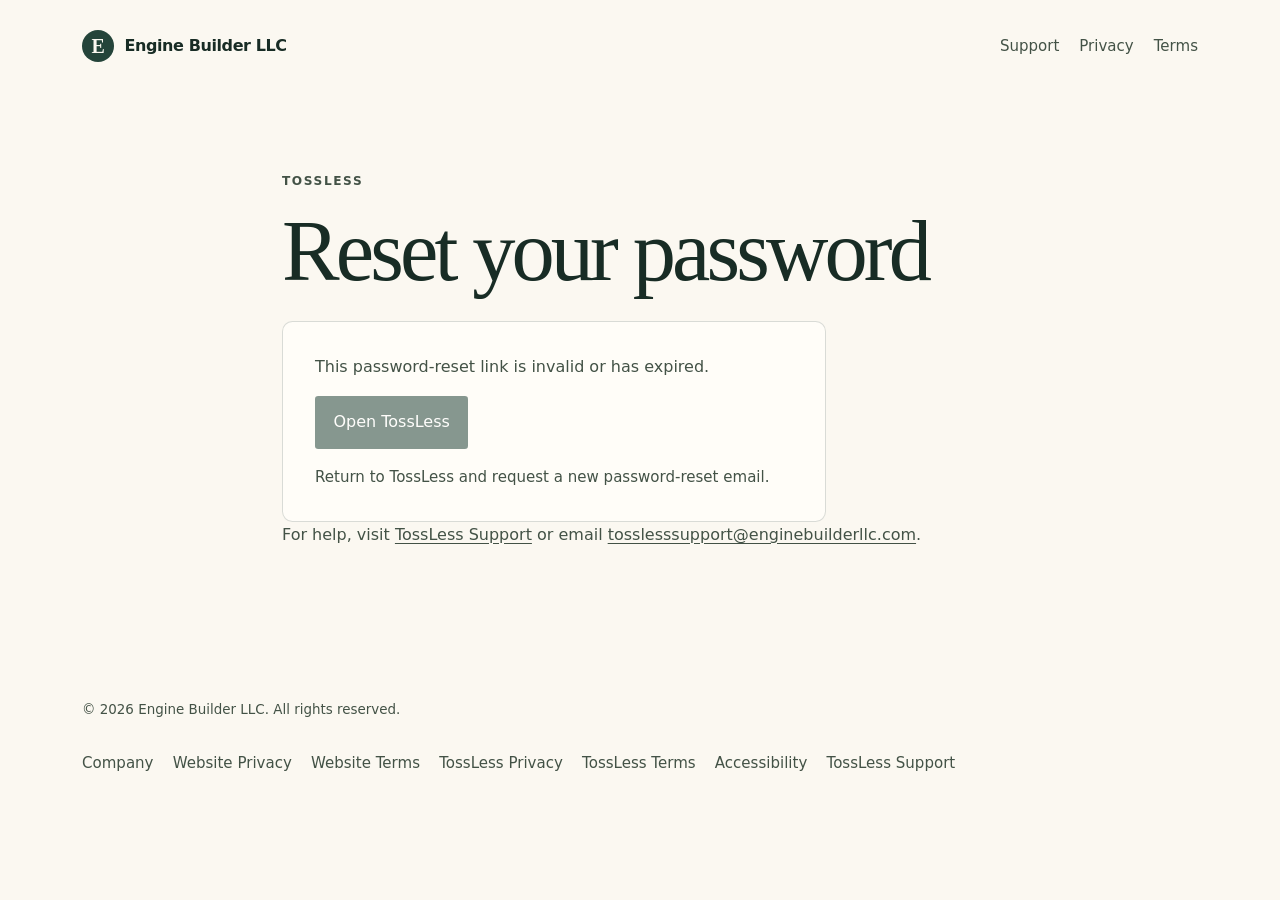
<file: tossless/reset-password.html>
<!doctype html>
<html lang="en" class="legal-page">
  <head>
    <meta charset="utf-8">
    <meta name="viewport" content="width=device-width, initial-scale=1">
    <meta name="referrer" content="no-referrer">
    <meta name="robots" content="noindex, nofollow">
    <meta name="theme-color" content="#24443a">
    <meta http-equiv="Content-Security-Policy" content="default-src 'none'; style-src 'self' 'unsafe-inline'; script-src 'unsafe-inline'; base-uri 'none'; form-action 'none'; frame-ancestors 'none'">
    <title>Reset your password | TossLess</title>
    <link rel="stylesheet" href="../styles.css">
    <style>
      .auth-card { max-width: 34rem; padding: 2rem; border: 1px solid var(--line); border-radius: .65rem; background: #fffdf8; }
      .auth-card .button { border: 0; cursor: pointer; font: inherit; }
      .auth-card .button:disabled { cursor: not-allowed; opacity: .55; }
      .auth-status { margin: 1rem 0 0; font-size: .94rem; }
    </style>
  </head>
  <body>
    <a class="skip-link" href="#main-content">Skip to content</a>
    <header class="site-header">
      <a class="brand" href="../index.html">
        <span class="brand-mark" aria-hidden="true">E</span><span>Engine Builder LLC</span>
      </a>
      <nav aria-label="TossLess navigation"><a href="support.html">Support</a><a href="privacy.html">Privacy</a><a href="terms.html">Terms</a></nav>
    </header>

    <main id="main-content" tabindex="-1">
      <p class="section-label">TossLess</p>
      <h1>Reset your password</h1>
      <div class="auth-card">
        <p id="instructions">Open this email on the iPhone where TossLess is installed, then continue in TossLess to choose a new password. This page cannot reset your password on a computer.</p>
        <button class="button" id="open-app" type="button" aria-describedby="instructions message">Open TossLess</button>
        <p class="auth-status" id="message" role="status" aria-live="polite" aria-atomic="true"></p>
        <noscript><p>JavaScript is needed for the Open TossLess button. Enable JavaScript, then reopen the password-reset email on the iPhone where TossLess is installed. Contact TossLess Support below if you need help.</p></noscript>
      </div>
      <p>For help, visit <a href="support.html">TossLess Support</a> or email <a href="mailto:tosslesssupport@enginebuilderllc.com">tosslesssupport@enginebuilderllc.com</a>.</p>
    </main>

    <footer class="site-footer">
      <span>© <span id="year"></span> Engine Builder LLC. All rights reserved.</span>
      <nav aria-label="Footer navigation">
        <a href="../index.html">Company</a>
        <a href="../privacy.html">Website Privacy</a>
        <a href="../terms.html">Website Terms</a>
        <a href="../tossless/privacy.html">TossLess Privacy</a>
        <a href="../tossless/terms.html">TossLess Terms</a>
        <a href="../accessibility.html">Accessibility</a>
        <a href="../tossless/support.html">TossLess Support</a>
      </nav>
    </footer>
    <script>
      const button = document.getElementById('open-app');
      const instructions = document.getElementById('instructions');
      const message = document.getElementById('message');
      const query = new URLSearchParams(window.location.search);
      const fragment = new URLSearchParams(window.location.hash.slice(1));
      const code = query.get('code');
      const errorDescription = query.get('error_description') || fragment.get('error_description');
      const isExpoStaging = query.get('client') === 'expo-staging';

      let recoveryPayload = '';
      if (code) {
        recoveryPayload = `?code=${encodeURIComponent(code)}&type=recovery`;
      } else if (window.location.hash) {
        recoveryPayload = window.location.hash;
      }

      if (isExpoStaging) {
        button.textContent = 'Open TossLess in Expo Go';
      }

      if (errorDescription || !recoveryPayload) {
        button.disabled = true;
        instructions.textContent = 'This password-reset link is invalid or has expired.';
        message.textContent = errorDescription || 'Return to TossLess and request a new password-reset email.';
      }

      button.addEventListener('click', () => {
        const baseUrl = isExpoStaging
          ? 'exp://192.168.5.54:8081/--/reset-password'
          : 'tossless://reset-password';
        const safePageUrl = isExpoStaging
          ? `${window.location.pathname}?client=expo-staging`
          : window.location.pathname;

        history.replaceState(null, '', safePageUrl);
        window.location.assign(`${baseUrl}${recoveryPayload}`);
        window.setTimeout(() => {
          message.textContent = isExpoStaging
            ? 'If Expo Go did not open, make sure the TossLess project is running in Expo Go, then try again.'
            : 'Open a new reset email on the iPhone where TossLess is installed, then tap Open TossLess. A computer cannot open the iPhone app.';
        }, 1200);
      });

      document.getElementById('year').textContent = new Date().getFullYear();
    </script>
  </body>
</html>
</file>
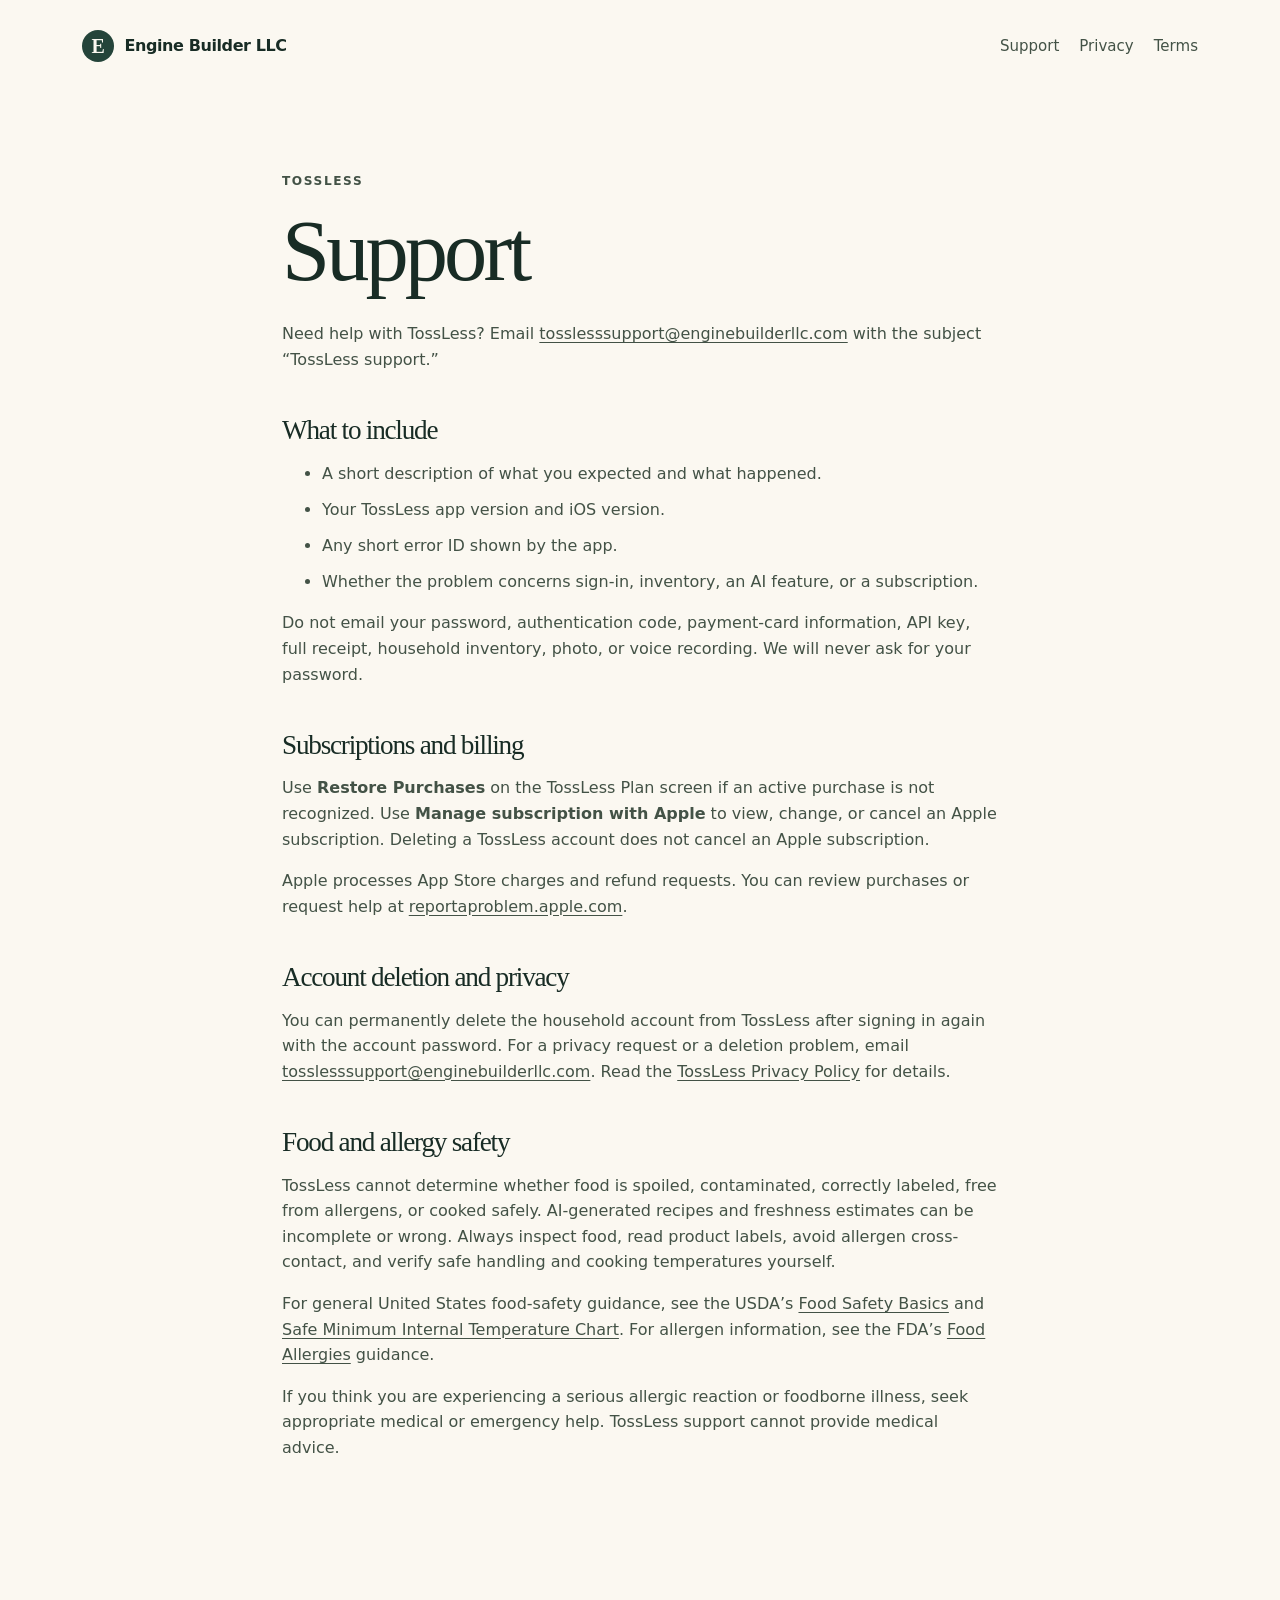
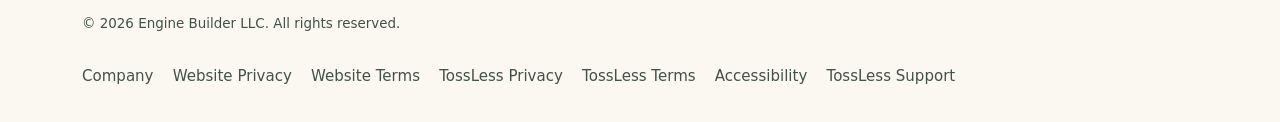
<file: tossless/support.html>
<!doctype html>
<html lang="en" class="legal-page">
  <head>
    <meta charset="utf-8">
    <meta name="viewport" content="width=device-width, initial-scale=1">
    <meta name="description" content="Support and account help for the TossLess app.">
    <title>TossLess Support | Engine Builder LLC</title>
    <link rel="stylesheet" href="../styles.css">
  </head>
  <body>
    <a class="skip-link" href="#main-content">Skip to content</a>
    <header class="site-header">
      <a class="brand" href="../index.html">
        <span class="brand-mark" aria-hidden="true">E</span><span>Engine Builder LLC</span>
      </a>
      <nav aria-label="TossLess navigation"><a href="support.html" aria-current="page">Support</a><a href="privacy.html">Privacy</a><a href="terms.html">Terms</a></nav>
    </header>

    <main id="main-content" tabindex="-1">
      <p class="section-label">TossLess</p>
      <h1>Support</h1>
      <p>Need help with TossLess? Email <a href="mailto:tosslesssupport@enginebuilderllc.com?subject=TossLess%20support">tosslesssupport@enginebuilderllc.com</a> with the subject “TossLess support.”</p>

      <h2>What to include</h2>
      <ul>
        <li>A short description of what you expected and what happened.</li>
        <li>Your TossLess app version and iOS version.</li>
        <li>Any short error ID shown by the app.</li>
        <li>Whether the problem concerns sign-in, inventory, an AI feature, or a subscription.</li>
      </ul>
      <p>Do not email your password, authentication code, payment-card information, API key, full receipt, household inventory, photo, or voice recording. We will never ask for your password.</p>

      <h2>Subscriptions and billing</h2>
      <p>Use <strong>Restore Purchases</strong> on the TossLess Plan screen if an active purchase is not recognized. Use <strong>Manage subscription with Apple</strong> to view, change, or cancel an Apple subscription. Deleting a TossLess account does not cancel an Apple subscription.</p>
      <p>Apple processes App Store charges and refund requests. You can review purchases or request help at <a href="https://reportaproblem.apple.com/">reportaproblem.apple.com</a>.</p>

      <h2>Account deletion and privacy</h2>
      <p>You can permanently delete the household account from TossLess after signing in again with the account password. For a privacy request or a deletion problem, email <a href="mailto:tosslesssupport@enginebuilderllc.com?subject=TossLess%20privacy%20request">tosslesssupport@enginebuilderllc.com</a>. Read the <a href="privacy.html">TossLess Privacy Policy</a> for details.</p>

      <h2>Food and allergy safety</h2>
      <p>TossLess cannot determine whether food is spoiled, contaminated, correctly labeled, free from allergens, or cooked safely. AI-generated recipes and freshness estimates can be incomplete or wrong. Always inspect food, read product labels, avoid allergen cross-contact, and verify safe handling and cooking temperatures yourself.</p>
      <p>For general United States food-safety guidance, see the USDA’s <a href="https://www.fsis.usda.gov/food-safety/safe-food-handling-and-preparation/food-safety-basics">Food Safety Basics</a> and <a href="https://www.fsis.usda.gov/food-safety/safe-food-handling-and-preparation/food-safety-basics/safe-temperature-chart">Safe Minimum Internal Temperature Chart</a>. For allergen information, see the FDA’s <a href="https://www.fda.gov/food/nutrition-food-labeling-and-critical-foods/food-allergies">Food Allergies</a> guidance.</p>
      <p>If you think you are experiencing a serious allergic reaction or foodborne illness, seek appropriate medical or emergency help. TossLess support cannot provide medical advice.</p>
    </main>

    <footer class="site-footer">
      <span>© <span id="year"></span> Engine Builder LLC. All rights reserved.</span>
      <nav aria-label="Footer navigation">
        <a href="../index.html">Company</a>
        <a href="../privacy.html">Website Privacy</a>
        <a href="../terms.html">Website Terms</a>
        <a href="../tossless/privacy.html">TossLess Privacy</a>
        <a href="../tossless/terms.html">TossLess Terms</a>
        <a href="../accessibility.html">Accessibility</a>
        <a href="../tossless/support.html">TossLess Support</a>
      </nav>
    </footer>
    <script>document.getElementById('year').textContent = new Date().getFullYear();</script>
  </body>
</html>
</file>
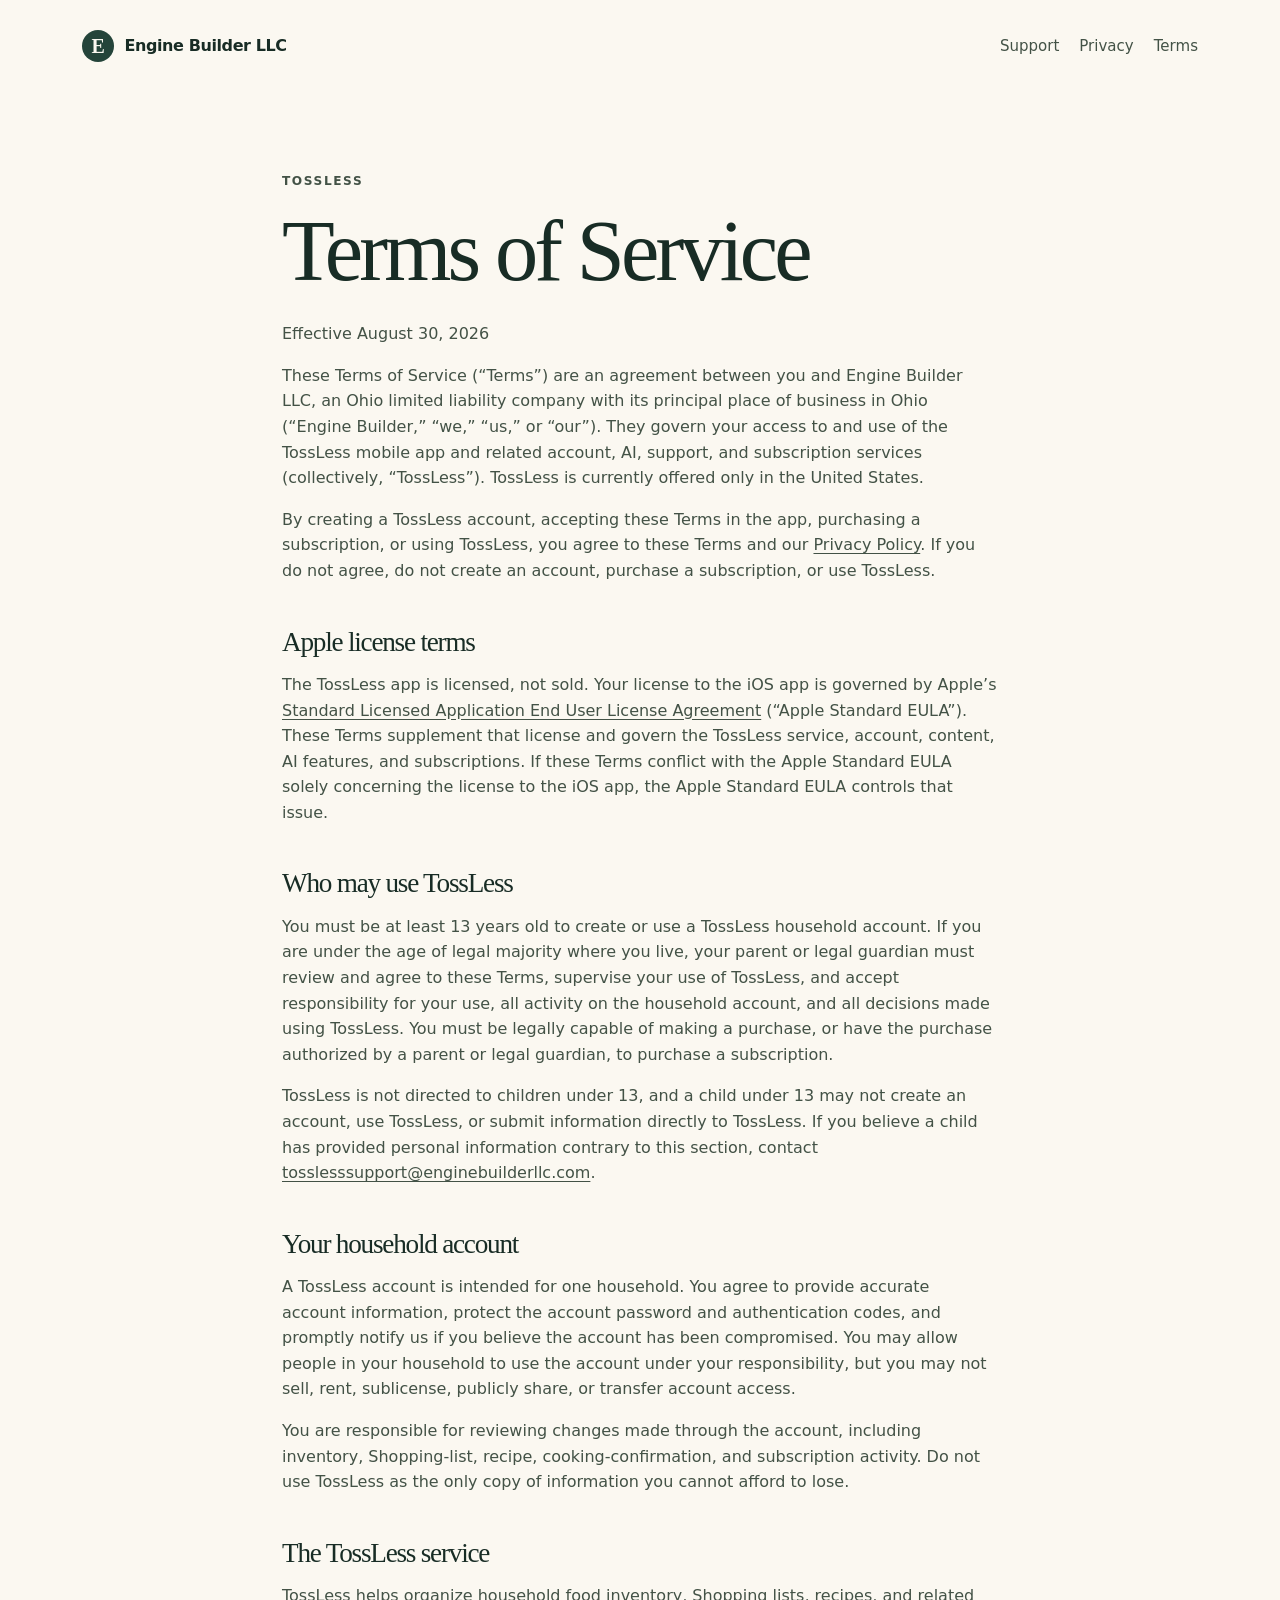
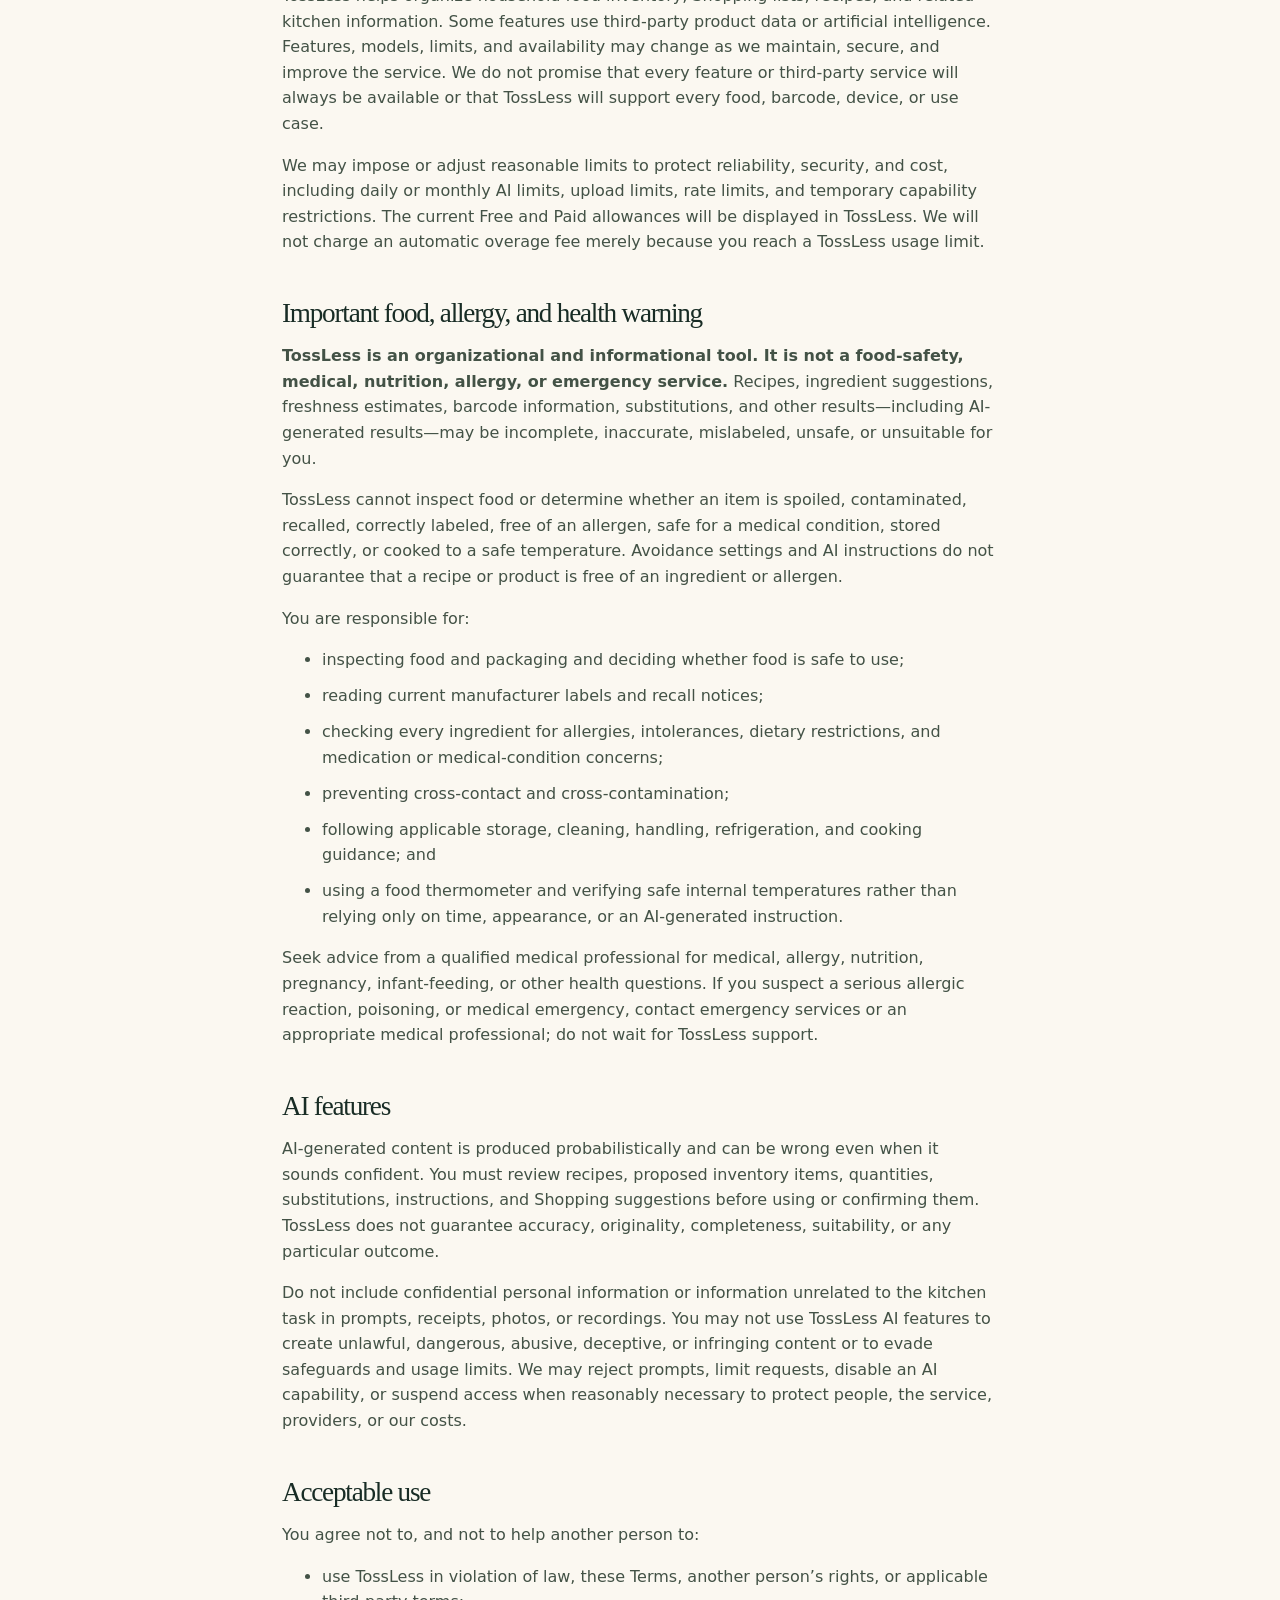
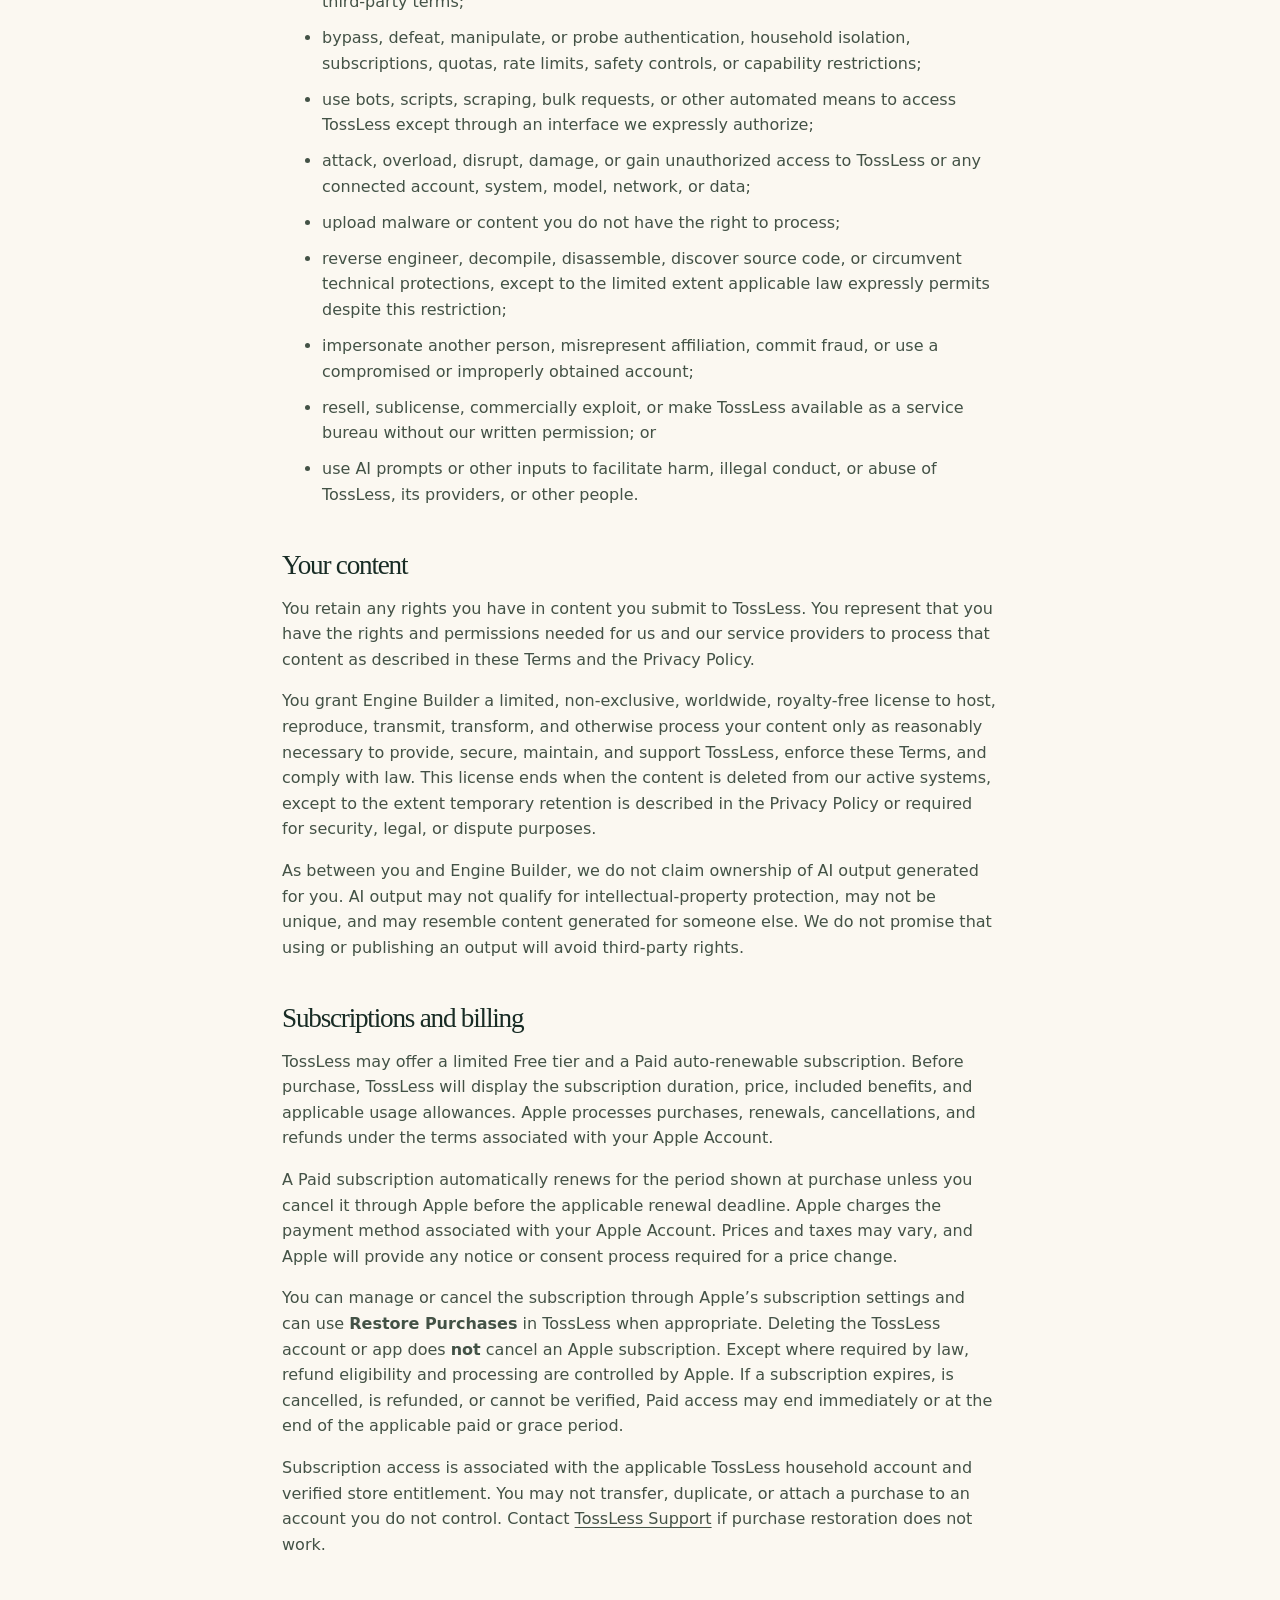
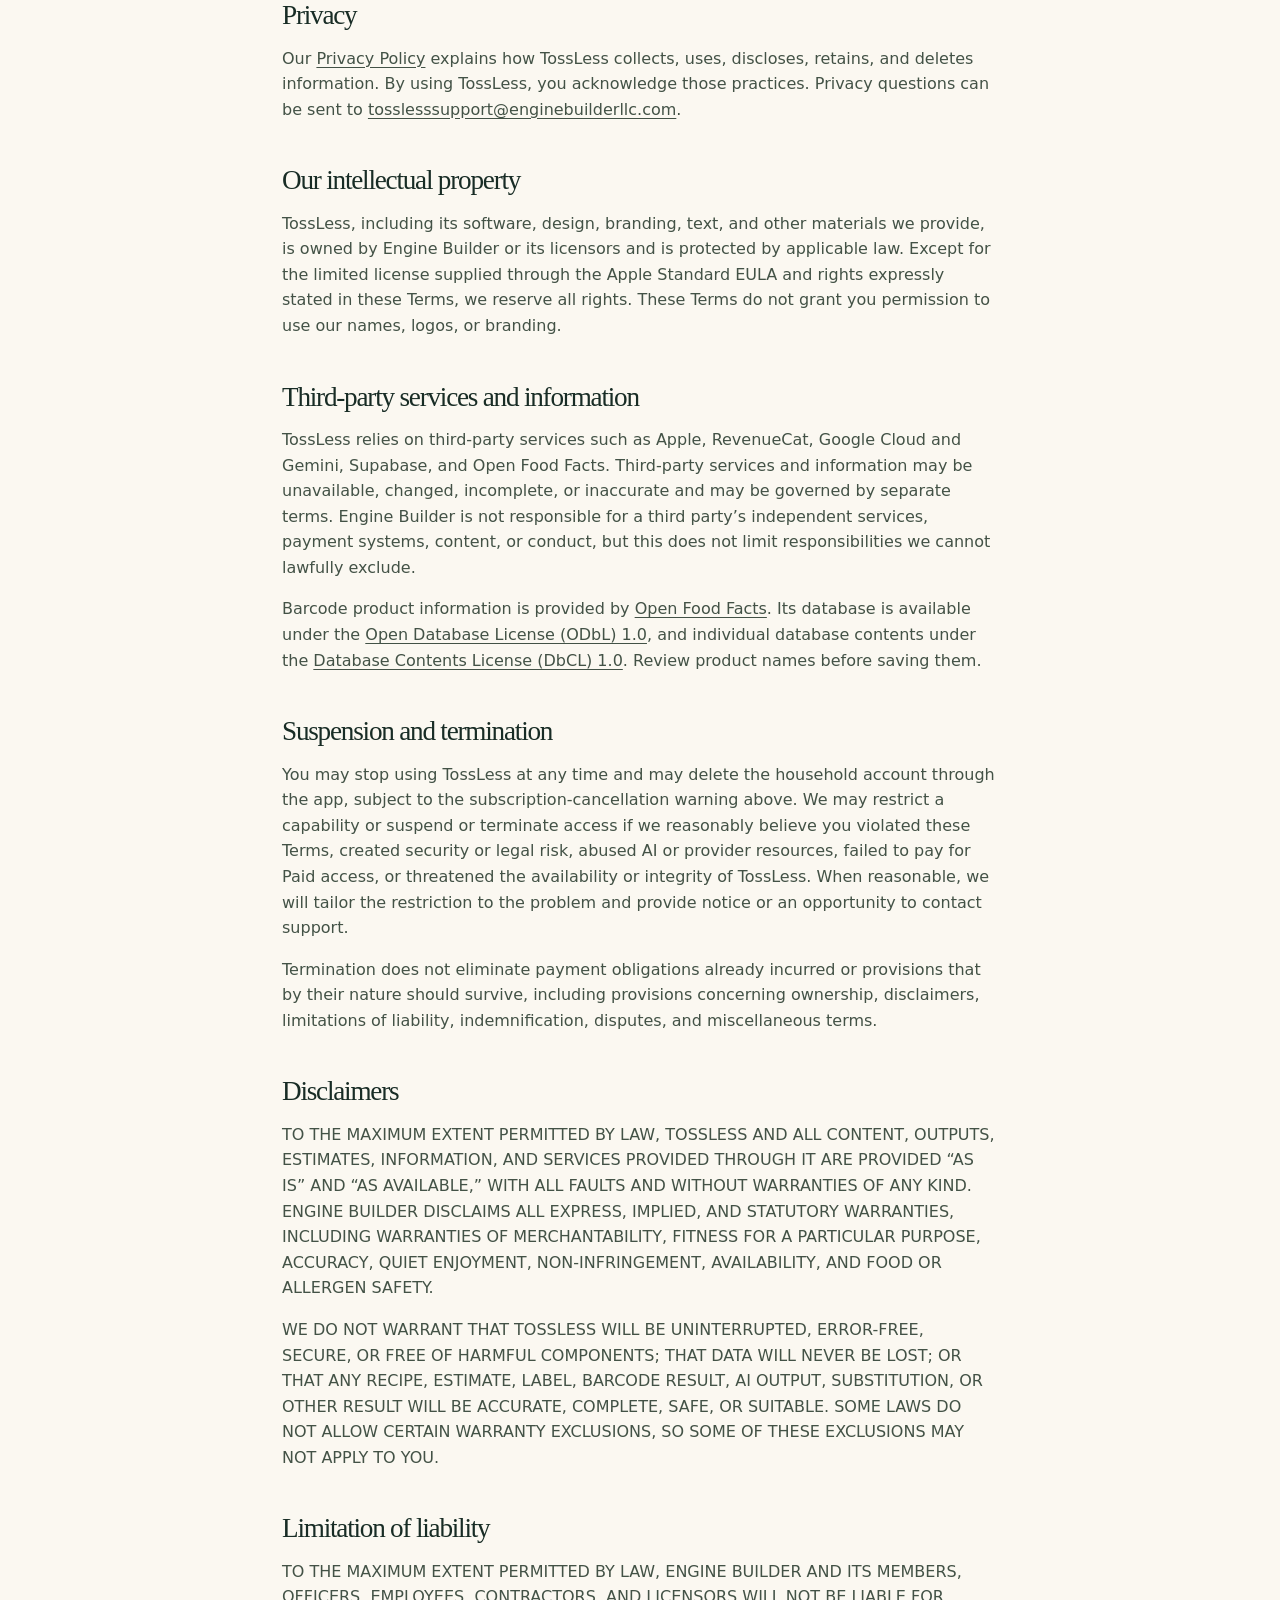
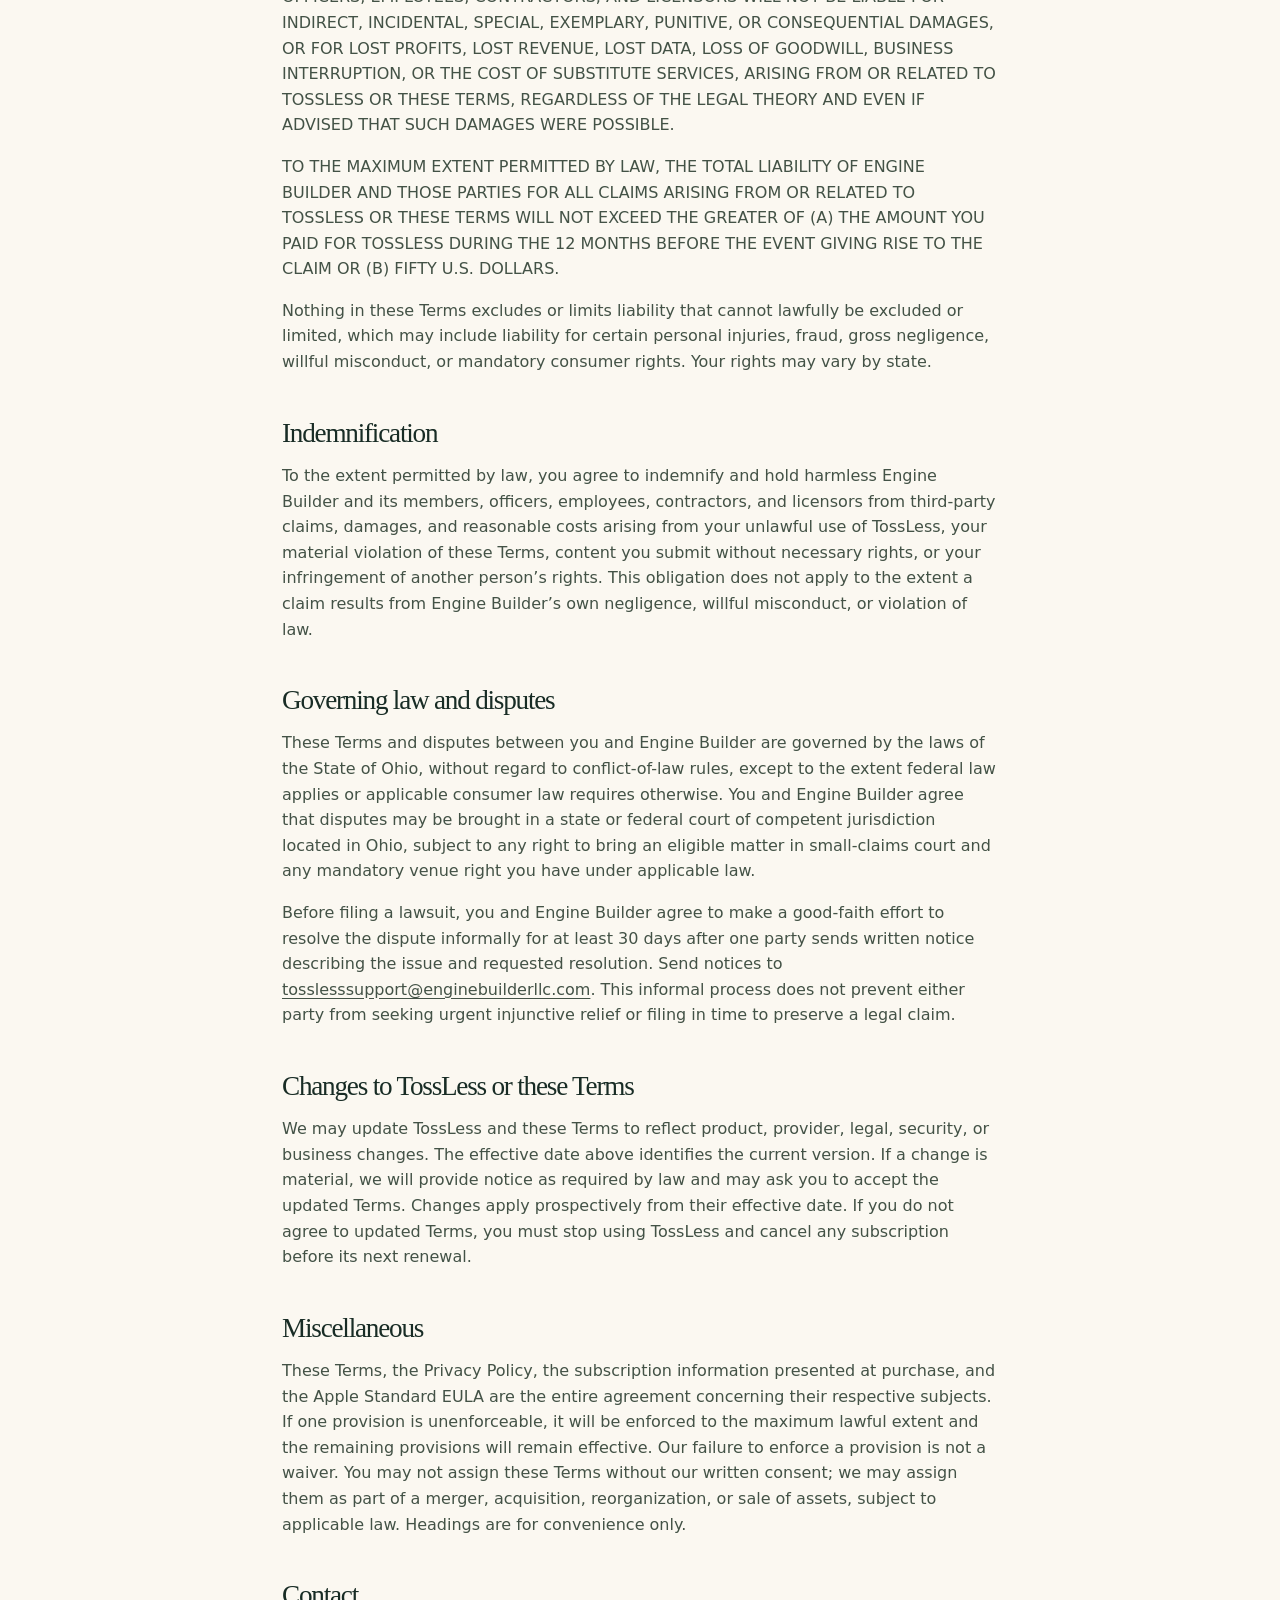
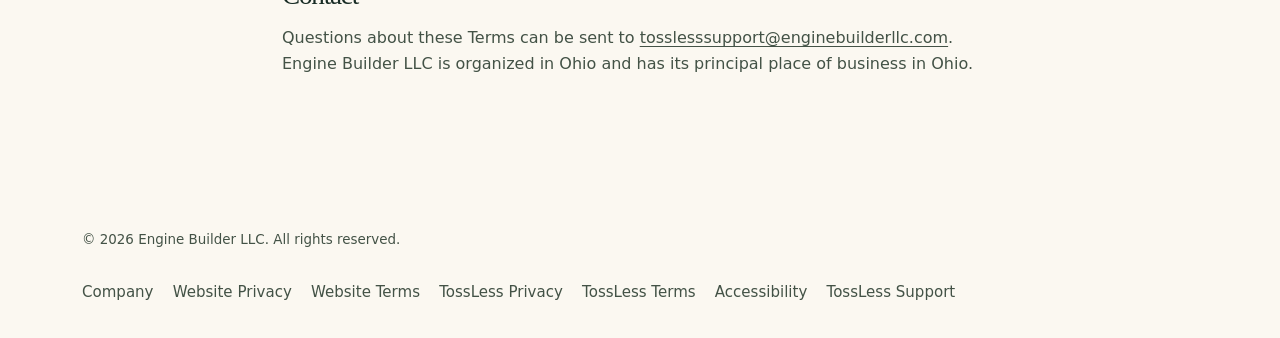
<file: tossless/terms.html>
<!doctype html>
<html lang="en" class="legal-page">
  <head>
    <meta charset="utf-8">
    <meta name="viewport" content="width=device-width, initial-scale=1">
    <meta name="description" content="Terms of Service for the TossLess kitchen-management app.">
    <title>TossLess Terms of Service | Engine Builder LLC</title>
    <link rel="stylesheet" href="../styles.css">
  </head>
  <body>
    <a class="skip-link" href="#main-content">Skip to content</a>
    <header class="site-header">
      <a class="brand" href="../index.html">
        <span class="brand-mark" aria-hidden="true">E</span><span>Engine Builder LLC</span>
      </a>
      <nav aria-label="TossLess navigation">
        <a href="support.html">Support</a>
        <a href="privacy.html">Privacy</a>
        <a href="terms.html" aria-current="page">Terms</a>
      </nav>
    </header>

    <main id="main-content" tabindex="-1">
      <p class="section-label">TossLess</p>
      <h1>Terms of Service</h1>
      <p class="effective-date">Effective August 30, 2026</p>

      <p>These Terms of Service (“Terms”) are an agreement between you and Engine Builder LLC, an Ohio limited liability company with its principal place of business in Ohio (“Engine Builder,” “we,” “us,” or “our”). They govern your access to and use of the TossLess mobile app and related account, AI, support, and subscription services (collectively, “TossLess”). TossLess is currently offered only in the United States.</p>
      <p>By creating a TossLess account, accepting these Terms in the app, purchasing a subscription, or using TossLess, you agree to these Terms and our <a href="privacy.html">Privacy Policy</a>. If you do not agree, do not create an account, purchase a subscription, or use TossLess.</p>

      <h2>Apple license terms</h2>
      <p>The TossLess app is licensed, not sold. Your license to the iOS app is governed by Apple’s <a href="https://www.apple.com/legal/internet-services/itunes/dev/stdeula/">Standard Licensed Application End User License Agreement</a> (“Apple Standard EULA”). These Terms supplement that license and govern the TossLess service, account, content, AI features, and subscriptions. If these Terms conflict with the Apple Standard EULA solely concerning the license to the iOS app, the Apple Standard EULA controls that issue.</p>

      <h2>Who may use TossLess</h2>
      <p>You must be at least 13 years old to create or use a TossLess household account. If you are under the age of legal majority where you live, your parent or legal guardian must review and agree to these Terms, supervise your use of TossLess, and accept responsibility for your use, all activity on the household account, and all decisions made using TossLess. You must be legally capable of making a purchase, or have the purchase authorized by a parent or legal guardian, to purchase a subscription.</p>
      <p>TossLess is not directed to children under 13, and a child under 13 may not create an account, use TossLess, or submit information directly to TossLess. If you believe a child has provided personal information contrary to this section, contact <a href="mailto:tosslesssupport@enginebuilderllc.com?subject=TossLess%20child%20privacy">tosslesssupport@enginebuilderllc.com</a>.</p>

      <h2>Your household account</h2>
      <p>A TossLess account is intended for one household. You agree to provide accurate account information, protect the account password and authentication codes, and promptly notify us if you believe the account has been compromised. You may allow people in your household to use the account under your responsibility, but you may not sell, rent, sublicense, publicly share, or transfer account access.</p>
      <p>You are responsible for reviewing changes made through the account, including inventory, Shopping-list, recipe, cooking-confirmation, and subscription activity. Do not use TossLess as the only copy of information you cannot afford to lose.</p>

      <h2>The TossLess service</h2>
      <p>TossLess helps organize household food inventory, Shopping lists, recipes, and related kitchen information. Some features use third-party product data or artificial intelligence. Features, models, limits, and availability may change as we maintain, secure, and improve the service. We do not promise that every feature or third-party service will always be available or that TossLess will support every food, barcode, device, or use case.</p>
      <p>We may impose or adjust reasonable limits to protect reliability, security, and cost, including daily or monthly AI limits, upload limits, rate limits, and temporary capability restrictions. The current Free and Paid allowances will be displayed in TossLess. We will not charge an automatic overage fee merely because you reach a TossLess usage limit.</p>

      <h2>Important food, allergy, and health warning</h2>
      <p><strong>TossLess is an organizational and informational tool. It is not a food-safety, medical, nutrition, allergy, or emergency service.</strong> Recipes, ingredient suggestions, freshness estimates, barcode information, substitutions, and other results—including AI-generated results—may be incomplete, inaccurate, mislabeled, unsafe, or unsuitable for you.</p>
      <p>TossLess cannot inspect food or determine whether an item is spoiled, contaminated, recalled, correctly labeled, free of an allergen, safe for a medical condition, stored correctly, or cooked to a safe temperature. Avoidance settings and AI instructions do not guarantee that a recipe or product is free of an ingredient or allergen.</p>
      <p>You are responsible for:</p>
      <ul>
        <li>inspecting food and packaging and deciding whether food is safe to use;</li>
        <li>reading current manufacturer labels and recall notices;</li>
        <li>checking every ingredient for allergies, intolerances, dietary restrictions, and medication or medical-condition concerns;</li>
        <li>preventing cross-contact and cross-contamination;</li>
        <li>following applicable storage, cleaning, handling, refrigeration, and cooking guidance; and</li>
        <li>using a food thermometer and verifying safe internal temperatures rather than relying only on time, appearance, or an AI-generated instruction.</li>
      </ul>
      <p>Seek advice from a qualified medical professional for medical, allergy, nutrition, pregnancy, infant-feeding, or other health questions. If you suspect a serious allergic reaction, poisoning, or medical emergency, contact emergency services or an appropriate medical professional; do not wait for TossLess support.</p>

      <h2>AI features</h2>
      <p>AI-generated content is produced probabilistically and can be wrong even when it sounds confident. You must review recipes, proposed inventory items, quantities, substitutions, instructions, and Shopping suggestions before using or confirming them. TossLess does not guarantee accuracy, originality, completeness, suitability, or any particular outcome.</p>
      <p>Do not include confidential personal information or information unrelated to the kitchen task in prompts, receipts, photos, or recordings. You may not use TossLess AI features to create unlawful, dangerous, abusive, deceptive, or infringing content or to evade safeguards and usage limits. We may reject prompts, limit requests, disable an AI capability, or suspend access when reasonably necessary to protect people, the service, providers, or our costs.</p>

      <h2>Acceptable use</h2>
      <p>You agree not to, and not to help another person to:</p>
      <ul>
        <li>use TossLess in violation of law, these Terms, another person’s rights, or applicable third-party terms;</li>
        <li>bypass, defeat, manipulate, or probe authentication, household isolation, subscriptions, quotas, rate limits, safety controls, or capability restrictions;</li>
        <li>use bots, scripts, scraping, bulk requests, or other automated means to access TossLess except through an interface we expressly authorize;</li>
        <li>attack, overload, disrupt, damage, or gain unauthorized access to TossLess or any connected account, system, model, network, or data;</li>
        <li>upload malware or content you do not have the right to process;</li>
        <li>reverse engineer, decompile, disassemble, discover source code, or circumvent technical protections, except to the limited extent applicable law expressly permits despite this restriction;</li>
        <li>impersonate another person, misrepresent affiliation, commit fraud, or use a compromised or improperly obtained account;</li>
        <li>resell, sublicense, commercially exploit, or make TossLess available as a service bureau without our written permission; or</li>
        <li>use AI prompts or other inputs to facilitate harm, illegal conduct, or abuse of TossLess, its providers, or other people.</li>
      </ul>

      <h2>Your content</h2>
      <p>You retain any rights you have in content you submit to TossLess. You represent that you have the rights and permissions needed for us and our service providers to process that content as described in these Terms and the Privacy Policy.</p>
      <p>You grant Engine Builder a limited, non-exclusive, worldwide, royalty-free license to host, reproduce, transmit, transform, and otherwise process your content only as reasonably necessary to provide, secure, maintain, and support TossLess, enforce these Terms, and comply with law. This license ends when the content is deleted from our active systems, except to the extent temporary retention is described in the Privacy Policy or required for security, legal, or dispute purposes.</p>
      <p>As between you and Engine Builder, we do not claim ownership of AI output generated for you. AI output may not qualify for intellectual-property protection, may not be unique, and may resemble content generated for someone else. We do not promise that using or publishing an output will avoid third-party rights.</p>

      <h2>Subscriptions and billing</h2>
      <p>TossLess may offer a limited Free tier and a Paid auto-renewable subscription. Before purchase, TossLess will display the subscription duration, price, included benefits, and applicable usage allowances. Apple processes purchases, renewals, cancellations, and refunds under the terms associated with your Apple Account.</p>
      <p>A Paid subscription automatically renews for the period shown at purchase unless you cancel it through Apple before the applicable renewal deadline. Apple charges the payment method associated with your Apple Account. Prices and taxes may vary, and Apple will provide any notice or consent process required for a price change.</p>
      <p>You can manage or cancel the subscription through Apple’s subscription settings and can use <strong>Restore Purchases</strong> in TossLess when appropriate. Deleting the TossLess account or app does <strong>not</strong> cancel an Apple subscription. Except where required by law, refund eligibility and processing are controlled by Apple. If a subscription expires, is cancelled, is refunded, or cannot be verified, Paid access may end immediately or at the end of the applicable paid or grace period.</p>
      <p>Subscription access is associated with the applicable TossLess household account and verified store entitlement. You may not transfer, duplicate, or attach a purchase to an account you do not control. Contact <a href="support.html">TossLess Support</a> if purchase restoration does not work.</p>

      <h2>Privacy</h2>
      <p>Our <a href="privacy.html">Privacy Policy</a> explains how TossLess collects, uses, discloses, retains, and deletes information. By using TossLess, you acknowledge those practices. Privacy questions can be sent to <a href="mailto:tosslesssupport@enginebuilderllc.com?subject=TossLess%20privacy%20request">tosslesssupport@enginebuilderllc.com</a>.</p>

      <h2>Our intellectual property</h2>
      <p>TossLess, including its software, design, branding, text, and other materials we provide, is owned by Engine Builder or its licensors and is protected by applicable law. Except for the limited license supplied through the Apple Standard EULA and rights expressly stated in these Terms, we reserve all rights. These Terms do not grant you permission to use our names, logos, or branding.</p>

      <h2>Third-party services and information</h2>
      <p>TossLess relies on third-party services such as Apple, RevenueCat, Google Cloud and Gemini, Supabase, and Open Food Facts. Third-party services and information may be unavailable, changed, incomplete, or inaccurate and may be governed by separate terms. Engine Builder is not responsible for a third party’s independent services, payment systems, content, or conduct, but this does not limit responsibilities we cannot lawfully exclude.</p>
      <p id="barcode-data-credits">Barcode product information is provided by <a href="https://world.openfoodfacts.org/">Open Food Facts</a>. Its database is available under the <a href="https://opendatacommons.org/licenses/odbl/1-0/">Open Database License (ODbL) 1.0</a>, and individual database contents under the <a href="https://opendatacommons.org/licenses/dbcl/1-0/">Database Contents License (DbCL) 1.0</a>. Review product names before saving them.</p>

      <h2>Suspension and termination</h2>
      <p>You may stop using TossLess at any time and may delete the household account through the app, subject to the subscription-cancellation warning above. We may restrict a capability or suspend or terminate access if we reasonably believe you violated these Terms, created security or legal risk, abused AI or provider resources, failed to pay for Paid access, or threatened the availability or integrity of TossLess. When reasonable, we will tailor the restriction to the problem and provide notice or an opportunity to contact support.</p>
      <p>Termination does not eliminate payment obligations already incurred or provisions that by their nature should survive, including provisions concerning ownership, disclaimers, limitations of liability, indemnification, disputes, and miscellaneous terms.</p>

      <h2>Disclaimers</h2>
      <p>TO THE MAXIMUM EXTENT PERMITTED BY LAW, TOSSLESS AND ALL CONTENT, OUTPUTS, ESTIMATES, INFORMATION, AND SERVICES PROVIDED THROUGH IT ARE PROVIDED “AS IS” AND “AS AVAILABLE,” WITH ALL FAULTS AND WITHOUT WARRANTIES OF ANY KIND. ENGINE BUILDER DISCLAIMS ALL EXPRESS, IMPLIED, AND STATUTORY WARRANTIES, INCLUDING WARRANTIES OF MERCHANTABILITY, FITNESS FOR A PARTICULAR PURPOSE, ACCURACY, QUIET ENJOYMENT, NON-INFRINGEMENT, AVAILABILITY, AND FOOD OR ALLERGEN SAFETY.</p>
      <p>WE DO NOT WARRANT THAT TOSSLESS WILL BE UNINTERRUPTED, ERROR-FREE, SECURE, OR FREE OF HARMFUL COMPONENTS; THAT DATA WILL NEVER BE LOST; OR THAT ANY RECIPE, ESTIMATE, LABEL, BARCODE RESULT, AI OUTPUT, SUBSTITUTION, OR OTHER RESULT WILL BE ACCURATE, COMPLETE, SAFE, OR SUITABLE. SOME LAWS DO NOT ALLOW CERTAIN WARRANTY EXCLUSIONS, SO SOME OF THESE EXCLUSIONS MAY NOT APPLY TO YOU.</p>

      <h2>Limitation of liability</h2>
      <p>TO THE MAXIMUM EXTENT PERMITTED BY LAW, ENGINE BUILDER AND ITS MEMBERS, OFFICERS, EMPLOYEES, CONTRACTORS, AND LICENSORS WILL NOT BE LIABLE FOR INDIRECT, INCIDENTAL, SPECIAL, EXEMPLARY, PUNITIVE, OR CONSEQUENTIAL DAMAGES, OR FOR LOST PROFITS, LOST REVENUE, LOST DATA, LOSS OF GOODWILL, BUSINESS INTERRUPTION, OR THE COST OF SUBSTITUTE SERVICES, ARISING FROM OR RELATED TO TOSSLESS OR THESE TERMS, REGARDLESS OF THE LEGAL THEORY AND EVEN IF ADVISED THAT SUCH DAMAGES WERE POSSIBLE.</p>
      <p>TO THE MAXIMUM EXTENT PERMITTED BY LAW, THE TOTAL LIABILITY OF ENGINE BUILDER AND THOSE PARTIES FOR ALL CLAIMS ARISING FROM OR RELATED TO TOSSLESS OR THESE TERMS WILL NOT EXCEED THE GREATER OF (A) THE AMOUNT YOU PAID FOR TOSSLESS DURING THE 12 MONTHS BEFORE THE EVENT GIVING RISE TO THE CLAIM OR (B) FIFTY U.S. DOLLARS.</p>
      <p>Nothing in these Terms excludes or limits liability that cannot lawfully be excluded or limited, which may include liability for certain personal injuries, fraud, gross negligence, willful misconduct, or mandatory consumer rights. Your rights may vary by state.</p>

      <h2>Indemnification</h2>
      <p>To the extent permitted by law, you agree to indemnify and hold harmless Engine Builder and its members, officers, employees, contractors, and licensors from third-party claims, damages, and reasonable costs arising from your unlawful use of TossLess, your material violation of these Terms, content you submit without necessary rights, or your infringement of another person’s rights. This obligation does not apply to the extent a claim results from Engine Builder’s own negligence, willful misconduct, or violation of law.</p>

      <h2>Governing law and disputes</h2>
      <p>These Terms and disputes between you and Engine Builder are governed by the laws of the State of Ohio, without regard to conflict-of-law rules, except to the extent federal law applies or applicable consumer law requires otherwise. You and Engine Builder agree that disputes may be brought in a state or federal court of competent jurisdiction located in Ohio, subject to any right to bring an eligible matter in small-claims court and any mandatory venue right you have under applicable law.</p>
      <p>Before filing a lawsuit, you and Engine Builder agree to make a good-faith effort to resolve the dispute informally for at least 30 days after one party sends written notice describing the issue and requested resolution. Send notices to <a href="mailto:tosslesssupport@enginebuilderllc.com?subject=TossLess%20legal%20notice">tosslesssupport@enginebuilderllc.com</a>. This informal process does not prevent either party from seeking urgent injunctive relief or filing in time to preserve a legal claim.</p>

      <h2>Changes to TossLess or these Terms</h2>
      <p>We may update TossLess and these Terms to reflect product, provider, legal, security, or business changes. The effective date above identifies the current version. If a change is material, we will provide notice as required by law and may ask you to accept the updated Terms. Changes apply prospectively from their effective date. If you do not agree to updated Terms, you must stop using TossLess and cancel any subscription before its next renewal.</p>

      <h2>Miscellaneous</h2>
      <p>These Terms, the Privacy Policy, the subscription information presented at purchase, and the Apple Standard EULA are the entire agreement concerning their respective subjects. If one provision is unenforceable, it will be enforced to the maximum lawful extent and the remaining provisions will remain effective. Our failure to enforce a provision is not a waiver. You may not assign these Terms without our written consent; we may assign them as part of a merger, acquisition, reorganization, or sale of assets, subject to applicable law. Headings are for convenience only.</p>

      <h2>Contact</h2>
      <p>Questions about these Terms can be sent to <a href="mailto:tosslesssupport@enginebuilderllc.com?subject=TossLess%20Terms">tosslesssupport@enginebuilderllc.com</a>. Engine Builder LLC is organized in Ohio and has its principal place of business in Ohio.</p>
    </main>

    <footer class="site-footer">
      <span>© <span id="year"></span> Engine Builder LLC. All rights reserved.</span>
      <nav aria-label="Footer navigation">
        <a href="../index.html">Company</a>
        <a href="../privacy.html">Website Privacy</a>
        <a href="../terms.html">Website Terms</a>
        <a href="../tossless/privacy.html">TossLess Privacy</a>
        <a href="../tossless/terms.html">TossLess Terms</a>
        <a href="../accessibility.html">Accessibility</a>
        <a href="../tossless/support.html">TossLess Support</a>
      </nav>
    </footer>
    <script>document.getElementById('year').textContent = new Date().getFullYear();</script>
  </body>
</html>
</file>
<file: styles.css>
:root {
  --ink: #182c25;
  --forest: #24443a;
  --moss: #829267;
  --cream: #fbf8f1;
  --sand: #ede5d7;
  --clay: #823620;
  --muted: #435246;
  --line: rgba(24, 44, 37, .16);
}

* { box-sizing: border-box; }
html { scroll-behavior: smooth; }
body { margin: 0; color: var(--ink); background: var(--cream); font-family: Inter, ui-sans-serif, system-ui, -apple-system, BlinkMacSystemFont, "Segoe UI", sans-serif; line-height: 1.6; overflow-wrap: anywhere; }
a { color: inherit; text-underline-offset: .2em; }
/* Two colors keep focus visible on both the cream pages and forest product card. */
:focus-visible { outline: 3px solid var(--ink); outline-offset: 3px; box-shadow: 0 0 0 3px var(--cream); }
.skip-link { position: fixed; z-index: 5; top: 1rem; left: 1rem; max-width: calc(100% - 2rem); transform: translateY(calc(-100% - 2rem)); padding: .7rem 1rem; background: var(--cream); border: 2px solid var(--forest); }
.skip-link:focus { transform: none; }
.site-header, .site-footer { max-width: 1180px; margin: 0 auto; padding-left: 2rem; padding-right: 2rem; }
.site-header { min-height: 5.75rem; display: flex; flex-wrap: wrap; justify-content: space-between; align-items: center; gap: 1.5rem; }
.brand { text-decoration: none; display: flex; align-items: center; gap: .65rem; font-weight: 750; letter-spacing: -.025em; }
.brand-mark { display: grid; place-items: center; flex-shrink: 0; width: 2rem; height: 2rem; border-radius: 50%; background: var(--forest); color: var(--cream); font-family: Georgia, serif; font-size: 1.25rem; }
nav { display: flex; flex-wrap: wrap; justify-content: end; gap: 1.25rem; }
nav a, .site-footer a { color: var(--muted); text-decoration: none; font-size: .94rem; }
/* Standalone controls exceed AA's 24px minimum; inline prose links retain natural wrapping. */
.brand, nav a, .product-links a, .email-link, .button { min-height: 2.75rem; min-width: 1.5rem; }
nav a, .product-links a { display: inline-flex; align-items: center; padding: .35rem 0; }
nav a:hover, nav a:focus-visible, .site-footer a:hover, .site-footer a:focus-visible { color: var(--clay); text-decoration: underline; }
.hero { max-width: 1180px; margin: 0 auto; min-height: min(72vh, 680px); padding: 9rem 2rem 7rem; background: radial-gradient(circle at 89% 23%, rgba(201, 104, 75, .22), transparent 21rem), radial-gradient(circle at 80% 85%, rgba(130, 146, 103, .25), transparent 24rem); }
.eyebrow, .section-label { margin: 0 0 1rem; color: var(--clay); font-size: .76rem; font-weight: 800; letter-spacing: .13em; text-transform: uppercase; }
h1, h2, h3, p { margin-top: 0; }
h1, h2, h3 { font-family: Georgia, "Times New Roman", serif; line-height: 1.04; letter-spacing: -.045em; }
h1 { max-width: 760px; margin-bottom: 1.5rem; font-size: clamp(2.5rem, 8vw, 6.7rem); font-weight: 500; }
.hero-copy { max-width: 580px; margin-bottom: 2rem; color: var(--muted); font-size: clamp(1.1rem, 2vw, 1.28rem); }
.button { display: inline-flex; max-width: 100%; gap: .65rem; align-items: center; padding: .85rem 1.15rem; background: var(--forest); color: white; text-decoration: none; font-weight: 700; border-radius: .2rem; }
.button:hover, .button:focus-visible { background: var(--clay); }
.section { max-width: 1180px; margin: 0 auto; padding: 7rem 2rem; }
.two-column { display: grid; grid-template-columns: minmax(0, .85fr) minmax(0, 1.15fr); gap: clamp(2rem, 7vw, 7rem); border-top: 1px solid var(--line); }
h2 { margin-bottom: 0; font-size: clamp(2.35rem, 5vw, 4.35rem); font-weight: 500; }
.body-copy { max-width: 600px; color: var(--muted); font-size: 1.08rem; }
.body-copy p + p { margin-top: 1.25rem; }
.product-section { background: var(--sand); max-width: none; padding-left: max(2rem, calc((100vw - 1116px) / 2)); padding-right: max(2rem, calc((100vw - 1116px) / 2)); }
.section-heading { margin-bottom: 2.5rem; }
.product-card { overflow: hidden; display: grid; grid-template-columns: minmax(0, 1fr) minmax(0, 1fr); border-radius: .65rem; background: var(--forest); color: var(--cream); box-shadow: 0 1.5rem 3.2rem rgba(24, 44, 37, .13); }
.product-card-content { padding: clamp(1rem, 6vw, 5rem); min-height: 30rem; display: flex; flex-direction: column; justify-content: end; }
.product-icon { display: grid; place-items: center; width: 3rem; height: 3rem; margin-bottom: auto; border-radius: 50%; background: rgba(251,248,241,.13); color: #f8c09f; }
.product-kicker { margin-bottom: 1rem; color: #d1dbbd; font-size: .82rem; font-weight: 750; letter-spacing: .1em; text-transform: uppercase; }
.product-card h3 { margin-bottom: 1.15rem; font-size: clamp(2.2rem, 4vw, 3.8rem); font-weight: 500; }
.product-card-content p:last-child { max-width: 31rem; margin-bottom: 0; color: rgba(251,248,241,.8); }
.product-links { display: flex; flex-wrap: wrap; gap: 1rem; margin-top: 1.25rem; }
.product-links a { color: #d1dbbd; font-weight: 700; text-underline-offset: .2em; }
.product-details { display: grid; align-content: center; padding: clamp(1rem, 5vw, 4.5rem); background: #31594a; }
.product-details > div { padding: 1.3rem 0; border-bottom: 1px solid rgba(251,248,241,.2); }
.product-details > div:first-child { border-top: 1px solid rgba(251,248,241,.2); }
.detail-number { display: block; color: #d1dbbd; font-size: .76rem; font-weight: 800; letter-spacing: .1em; }
.product-details p { margin: .45rem 0 0; color: rgba(251,248,241,.86); }
.product-details strong { color: var(--cream); }
.principles { border-bottom: 1px solid var(--line); }
.principle-grid { display: grid; grid-template-columns: repeat(3, minmax(0, 1fr)); gap: 1rem; }
.principle-grid article { min-height: 13rem; padding: 1.6rem; border: 1px solid var(--line); border-radius: .45rem; background: #fffdf8; }
.principle-grid h3 { margin-bottom: .7rem; font-size: 1.65rem; font-weight: 500; }
.principle-grid p { margin-bottom: 0; color: var(--muted); }
.contact-section { max-width: 1180px; margin: 0 auto; padding: 6rem 2rem; display: grid; grid-template-columns: minmax(0, 1fr) minmax(0, 1fr); gap: clamp(2rem, 5vw, 5rem); background: radial-gradient(circle at 94% 50%, rgba(201,104,75,.18), transparent 22rem); }
.contact-section > div:last-child { max-width: 31rem; color: var(--muted); }
.email-link { display: inline-block; margin: .2rem 0 1.3rem; color: var(--forest); font-size: clamp(1rem, 1.7vw, 1.35rem); font-weight: 750; letter-spacing: -.04em; text-underline-offset: .25em; }
.contact-note { font-size: .88rem; }
.site-footer { min-height: 6rem; display: flex; flex-wrap: wrap; justify-content: space-between; align-items: center; gap: 1.25rem; padding-top: 1.5rem; padding-bottom: 1.5rem; color: var(--muted); font-size: .84rem; }
.site-footer nav { display: flex; flex-wrap: wrap; justify-content: start; gap: .5rem 1.2rem; }
.legal-page main { max-width: 780px; margin: 0 auto; padding: 5rem 2rem 7rem; }
.legal-page h1 { font-size: clamp(2.25rem, 7vw, 5.4rem); }
.legal-page h2 { margin: 2.75rem 0 1rem; font-size: 1.7rem; }
.legal-page h3 { margin: 1.8rem 0 .65rem; font-size: 1.25rem; }
.legal-page p, .legal-page li { color: var(--muted); }
.legal-page li + li { margin-top: .65rem; }
.effective-date { color: var(--muted); }
@media (max-width: 720px) { .site-header { padding-top: 1.1rem; padding-bottom: 1.1rem; align-items: start; flex-direction: column; } nav { justify-content: start; } .hero { padding-top: 6rem; min-height: auto; } .section { padding-top: 4.5rem; padding-bottom: 4.5rem; } .two-column, .product-card, .contact-section { grid-template-columns: 1fr; gap: 2rem; } .product-card-content { min-height: 25rem; } .principle-grid { grid-template-columns: 1fr; } .site-footer { padding-top: 1.5rem; padding-bottom: 1.5rem; align-items: start; flex-direction: column; } }
@media (prefers-reduced-motion: reduce) { html { scroll-behavior: auto; } }
@media (forced-colors: active) { :focus-visible { outline-color: Highlight; box-shadow: none; } .button, .auth-card button.button { border: 2px solid ButtonText; } }
</file>
